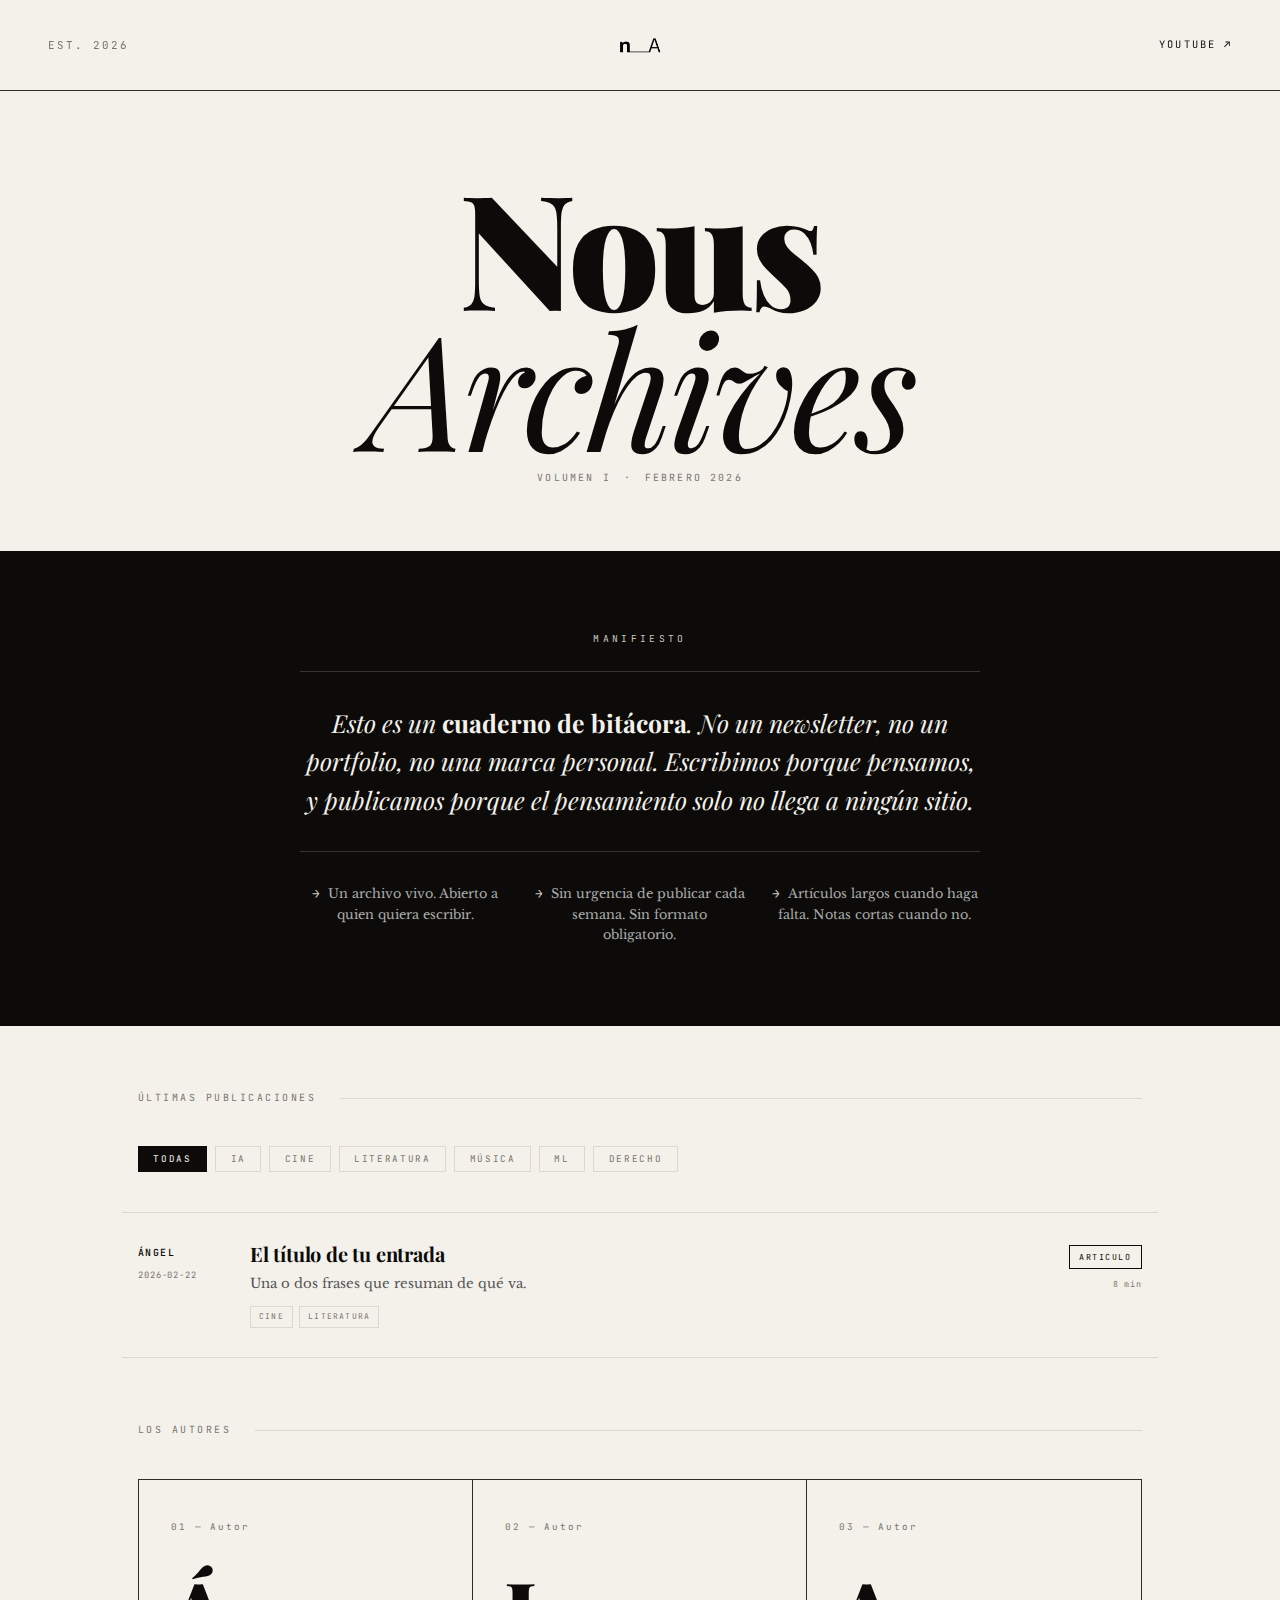
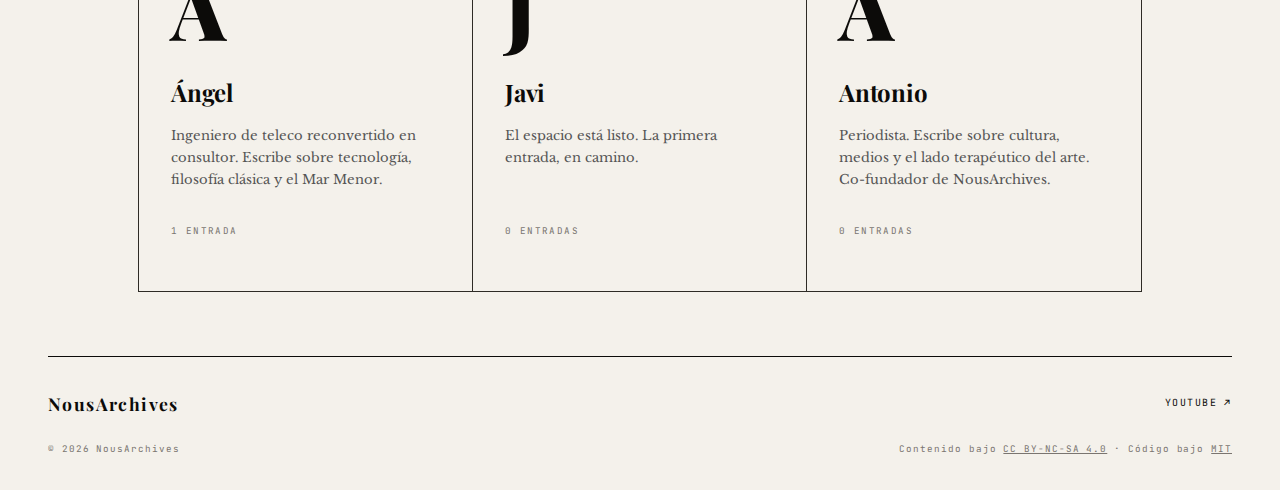
<file: index.html>
<!DOCTYPE html>
<html lang="es">
<head>
    <meta charset="UTF-8">
    <meta name="viewport" content="width=device-width, initial-scale=1.0">
    <title>NousArchives</title>
    <link rel="icon" type="image/jpeg" href="logo_color.jpg">
    <link rel="stylesheet" href="style.css">
    <link rel="preconnect" href="https://fonts.googleapis.com">
    <link href="https://fonts.googleapis.com/css2?family=Playfair+Display:ital,wght@0,400;0,700;0,900;1,400;1,700&family=Libre+Baskerville:ital,wght@0,400;0,700;1,400&family=JetBrains+Mono:wght@300;400;500&display=swap" rel="stylesheet">
</head>
<body>

    <nav class="topnav">
        <span class="nav-left">EST. 2026</span>
        <a href="/" class="nav-center"><img src="logo.png" alt="NousArchives" class="nav-logo"></a>
        <div class="nav-links">
            <a href="https://youtube.com/@NousArchives" target="_blank">YouTube ↗</a>
        </div>
    </nav>

    <header class="hero">
        <div class="hero-rule"></div>
        <h1 class="hero-title">
            <span class="title-line">Nous</span>
            <span class="title-line title-italic">Archives</span>
        </h1>
        <div class="hero-rule"></div>
        <div class="hero-meta">
            <span>Volumen I</span>
            <span>·</span>
            <span>Febrero 2026</span>
        </div>
    </header>

    <section class="manifiesto">
        <div class="manifiesto-inner">
            <div class="manifiesto-label">Manifiesto</div>
            <p class="manifiesto-text">
                Esto es un <strong>cuaderno de bitácora</strong>. No un newsletter, no un portfolio, no una marca personal. Escribimos porque pensamos, y publicamos porque el pensamiento solo no llega a ningún sitio.
            </p>
            <div class="manifiesto-lines">
                <p class="manifiesto-point">Un archivo vivo. Abierto a quien quiera escribir.</p>
                <p class="manifiesto-point">Sin urgencia de publicar cada semana. Sin formato obligatorio.</p>
                <p class="manifiesto-point">Artículos largos cuando haga falta. Notas cortas cuando no.</p>
            </div>
        </div>
    </section>

    <main class="content">

        <div class="section-header">
            <span class="section-label">Últimas publicaciones</span>
            <div class="section-rule"></div>
        </div>

        <section class="publications">
            <div class="tags-filter">
                <button class="tag-btn active" data-tag="all">Todas</button>
                <button class="tag-btn" data-tag="ia">IA</button>
                <button class="tag-btn" data-tag="cine">Cine</button>
                <button class="tag-btn" data-tag="literatura">Literatura</button>
                <button class="tag-btn" data-tag="musica">Música</button>
                <button class="tag-btn" data-tag="ml">ML</button>
                <button class="tag-btn" data-tag="derecho">Derecho</button>
            </div>

            <div class="pub-list" id="pub-list">
                </div>

            <div class="pub-empty" id="no-results" style="display:none;">
                <span class="pub-empty-glyph">∅</span>
                <p>Nada en esta sección todavía.</p>
            </div>
        </section>

        <div class="section-header">
            <span class="section-label">Los autores</span>
            <div class="section-rule"></div>
        </div>

        <section class="authors-grid">
            <a href="angel/" class="author-column" data-slug="angel">
                <span class="author-column-number">01 — Autor</span>
                <div class="author-column-initial">Á</div>
                <div class="author-column-name">Ángel</div>
                <p class="author-column-bio">Ingeniero de teleco reconvertido en consultor. Escribe sobre tecnología, filosofía clásica y el Mar Menor.</p>
                <div class="author-column-meta">
                    <span class="author-column-count">Cargando...</span>
                    <span class="author-arrow">→</span>
                </div>
            </a>

            <a href="javi/" class="author-column" data-slug="javi">
                <span class="author-column-number">02 — Autor</span>
                <div class="author-column-initial">J</div>
                <div class="author-column-name">Javi</div>
                <p class="author-column-bio">El espacio está listo. La primera entrada, en camino.</p>
                <div class="author-column-meta">
                    <span class="author-column-count">Cargando...</span>
                    <span class="author-arrow">→</span>
                </div>
            </a>

            <a href="antonio/" class="author-column" data-slug="antonio">
                <span class="author-column-number">03 — Autor</span>
                <div class="author-column-initial">A</div>
                <div class="author-column-name">Antonio</div>
                <p class="author-column-bio">Periodista. Escribe sobre cultura, medios y el lado terapéutico del arte. Co-fundador de NousArchives.</p>
                <div class="author-column-meta">
                    <span class="author-column-count">Cargando...</span>
                    <span class="author-arrow">→</span>
                </div>
            </a>
        </section>

    </main>

    <footer class="footer">
        <div class="footer-top">
            <a href="/" class="footer-logo">NousArchives</a>
            <nav class="footer-nav">
                <a href="https://youtube.com/@NousArchives" target="_blank">YouTube ↗</a>
            </nav>
        </div>
        <div class="footer-bottom">
            <span>© 2026 NousArchives</span>
            <span>Contenido bajo <a href="https://creativecommons.org/licenses/by-nc-sa/4.0/" target="_blank">CC BY-NC-SA 4.0</a> · Código bajo <a href="LICENSE">MIT</a></span>
        </div>
    </footer>

    <script src="posts.js"></script>

    <script>
        const pubList = document.getElementById('pub-list');
        const noResults = document.getElementById('no-results');
        const btns = document.querySelectorAll('.tag-btn');

        // Función para renderizar los posts
        function renderPosts(filterTag = 'all') {
            pubList.innerHTML = '';
            let visibleCount = 0;

            if (typeof POSTS === 'undefined') return;

            POSTS.forEach(post => {
                if (filterTag !== 'all' && !post.tags.includes(filterTag)) return;

                visibleCount++;
                const tagsHTML = post.tags.map(t => `<span class="pub-tag">${t}</span>`).join('');
                
                const item = document.createElement('a');
                item.href = post.url;
                item.className = 'pub-item';
                item.innerHTML = `
                    <div class="pub-left">
                        <span class="pub-author">${post.author}</span>
                        <span class="pub-date">${post.date}</span>
                    </div>
                    <div class="pub-center">
                        <span class="pub-title">${post.title}</span>
                        <span class="pub-tldr">${post.tldr}</span>
                        <div class="pub-tags">${tagsHTML}</div>
                    </div>
                    <div class="pub-right">
                        <span class="pub-type ${post.type}">${post.type.charAt(0).toUpperCase() + post.type.slice(1)}</span>
                        <span class="pub-readtime">${post.readtime}</span>
                    </div>
                `;
                pubList.appendChild(item);
            });

            noResults.style.display = visibleCount === 0 ? 'block' : 'none';
        }

        // Función para actualizar contadores de autores
        function updateAuthorCounts() {
            const authorColumns = document.querySelectorAll('.author-column');
            authorColumns.forEach(col => {
                const slug = col.dataset.slug;
                const count = POSTS.filter(p => p.authorSlug === slug).length;
                const countElement = col.querySelector('.author-column-count');
                if (countElement) {
                    countElement.textContent = `${count} ${count === 1 ? 'entrada' : 'entradas'}`;
                }
            });
        }

        // Eventos de los botones de filtro
        btns.forEach(btn => {
            btn.addEventListener('click', () => {
                btns.forEach(b => b.classList.remove('active'));
                btn.classList.add('active');
                renderPosts(btn.dataset.tag);
            });
        });

        // Inicio
        document.addEventListener('DOMContentLoaded', () => {
            if (typeof POSTS !== 'undefined') {
                renderPosts();
                updateAuthorCounts();
            }
        });
    </script>
</body>
</html>
</file>
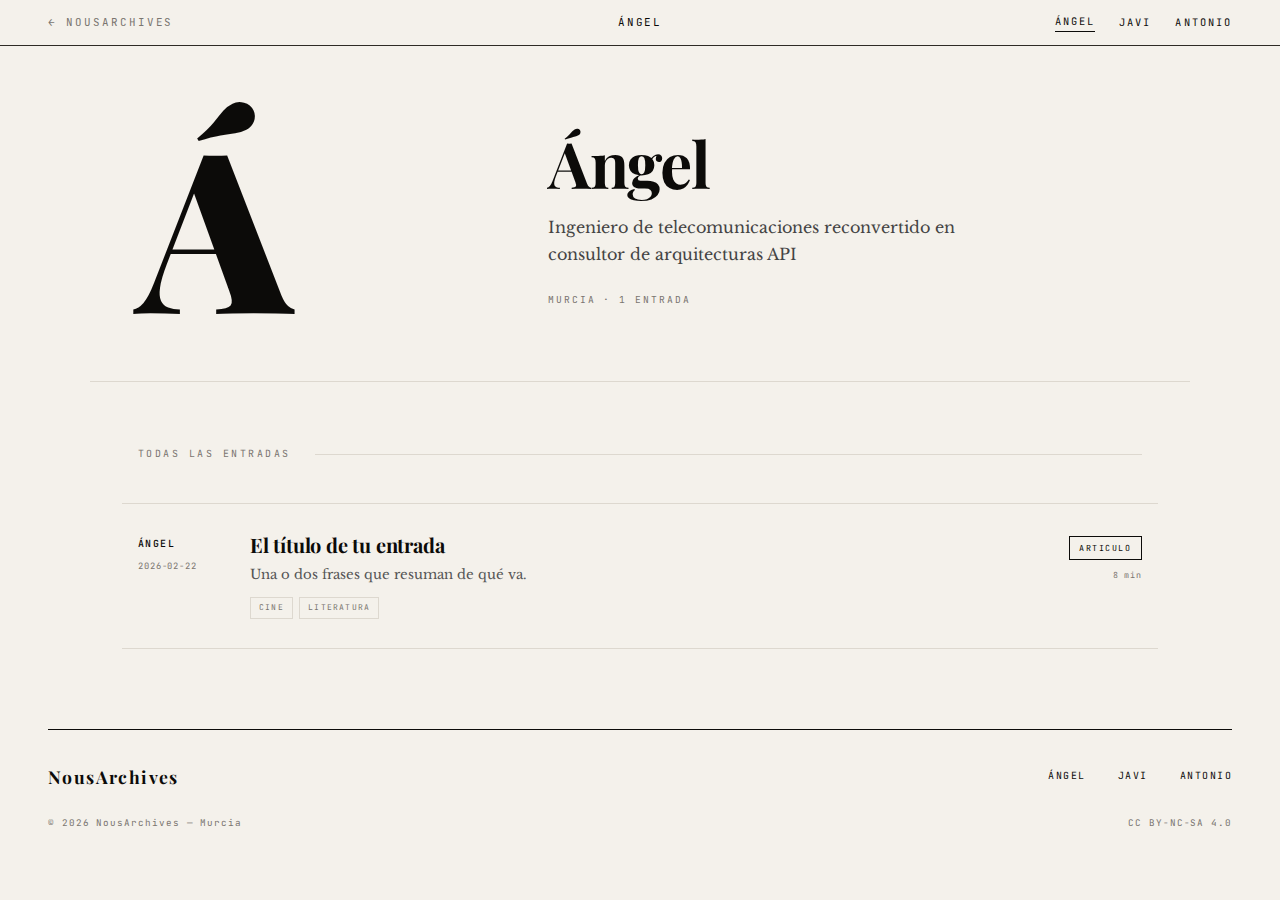
<file: angel/index.html>
<!DOCTYPE html>
<html lang="es">
<head>
    <meta charset="UTF-8">
    <meta name="viewport" content="width=device-width, initial-scale=1.0">
    <title>Ángel Allepuz — NousArchives</title>
    <link rel="stylesheet" href="../style.css">
    <link rel="preconnect" href="https://fonts.googleapis.com">
    <link href="https://fonts.googleapis.com/css2?family=Playfair+Display:ital,wght@0,400;0,700;0,900;1,400;1,700&family=Libre+Baskerville:ital,wght@0,400;0,700;1,400&family=JetBrains+Mono:wght@300;400;500&display=swap" rel="stylesheet">
</head>
<body>

    <nav class="topnav">
        <a href="../" class="nav-left">← NousArchives</a>
        <span class="nav-center">Ángel</span>
        <div class="nav-links">
            <a href="./" class="active">Ángel</a>
            <a href="../javi/">Javi</a>
            <a href="../antonio/">Antonio</a>
        </div>
    </nav>

    <header class="author-hero">
        <div class="author-hero-initial">Á</div>
        <div class="author-hero-right">
            <h1 class="author-hero-name">Ángel</h1>
            <p class="author-hero-bio">Ingeniero de telecomunicaciones reconvertido en consultor de arquitecturas API</p>
            <div class="author-hero-meta" id="author-meta">
                <span>Murcia</span>
                <span> · </span>
                <span id="post-count">0 entradas</span>
            </div>
        </div>
    </header>

    <section class="author-posts-section">
        <div class="section-header">
            <span class="section-label">Todas las entradas</span>
            <div class="section-rule"></div>
        </div>

        <div id="author-pub-list">
            </div>
    </section>

    <footer class="footer">
        <div class="footer-top">
            <a href="../" class="footer-logo">NousArchives</a>
            <nav class="footer-nav">
                <a href="./">Ángel</a>
                <a href="../javi/">Javi</a>
                <a href="../antonio/">Antonio</a>
            </nav>
        </div>
        <div class="footer-bottom">
            <span>© 2026 NousArchives — Murcia</span>
            <span>CC BY-NC-SA 4.0</span>
        </div>
    </footer>

    <script src="../posts.js"></script>
    <script>
        const CURRENT_AUTHOR_SLUG = "angel";

        function renderAuthorPage() {
            const pubList = document.getElementById('author-pub-list');
            const countLabel = document.getElementById('post-count');
            
            const myPosts = POSTS.filter(p => p.authorSlug === CURRENT_AUTHOR_SLUG);

            if (countLabel) {
                countLabel.textContent = `${myPosts.length} ${myPosts.length === 1 ? 'entrada' : 'entradas'}`;
            }

            if (myPosts.length === 0) {
                pubList.innerHTML = `
                    <div class="pub-empty">
                        <span class="pub-empty-glyph">∅</span>
                        <p>Todavía no hay nada por aquí.<br>Pero el silencio también dice algo.</p>
                    </div>`;
                return;
            }

            const listContainer = document.createElement('div');
            listContainer.className = 'pub-list';

            myPosts.forEach(post => {
                const tagsHTML = post.tags.map(t => `<span class="pub-tag">${t}</span>`).join('');
                const postUrl = post.url.split('/').pop(); // Solo el nombre del archivo html

                listContainer.innerHTML += `
                    <a href="${postUrl}" class="pub-item">
                        <div class="pub-left">
                            <span class="pub-author">${post.author}</span>
                            <span class="pub-date">${post.date}</span>
                        </div>
                        <div class="pub-center">
                            <span class="pub-title">${post.title}</span>
                            <span class="pub-tldr">${post.tldr}</span>
                            <div class="pub-tags">${tagsHTML}</div>
                        </div>
                        <div class="pub-right">
                            <span class="pub-type ${post.type}">${post.type.charAt(0).toUpperCase() + post.type.slice(1)}</span>
                            <span class="pub-readtime">${post.readtime}</span>
                        </div>
                    </a>`;
            });
            pubList.appendChild(listContainer);
        }

        document.addEventListener('DOMContentLoaded', () => {
            if (typeof POSTS !== 'undefined') renderAuthorPage();
        });
    </script>
</body>
</html>
</file>
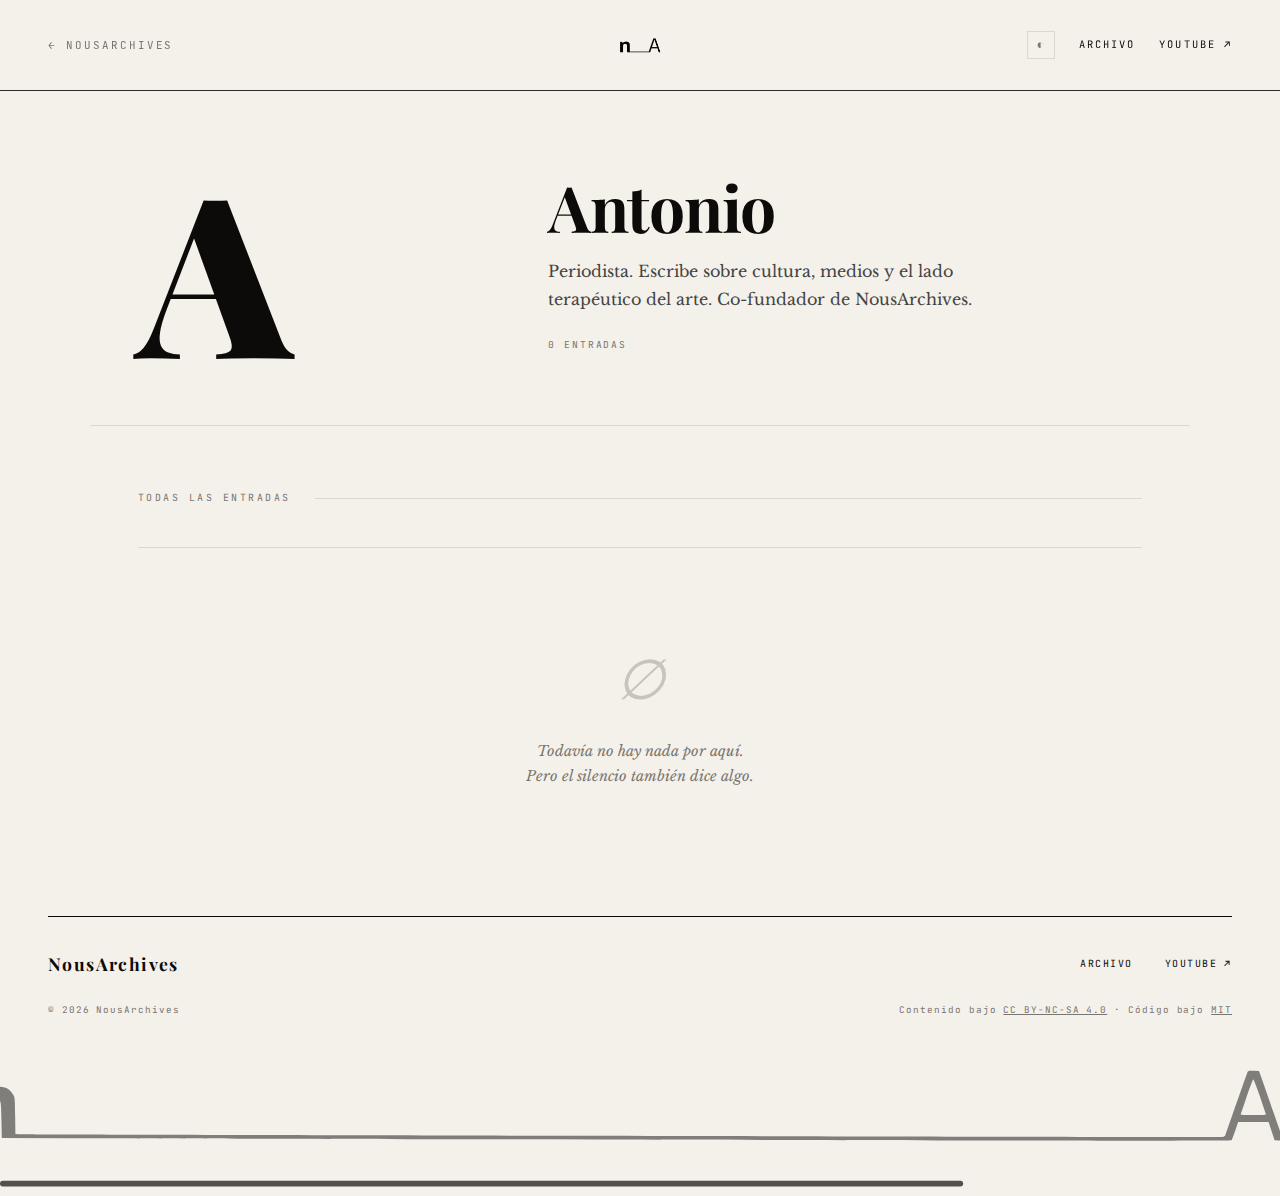
<file: antonio/index.html>
<!DOCTYPE html>
<html lang="es">
<head>
    <meta charset="UTF-8">
    <meta name="viewport" content="width=device-width, initial-scale=1.0">
    <title>Antonio — NousArchives</title>
    <link rel="icon" type="image/jpeg" href="../logo_color.jpg">
    <link rel="stylesheet" href="../style.css">
    <link rel="preconnect" href="https://fonts.googleapis.com">
    <link href="https://fonts.googleapis.com/css2?family=Playfair+Display:ital,wght@0,400;0,700;0,900;1,400;1,700&family=Libre+Baskerville:ital,wght@0,400;0,700;1,400&family=JetBrains+Mono:wght@300;400;500&family=Open+Sans:wght@400;700&display=swap" rel="stylesheet">
</head>
<body>
    <nav class="topnav">
        <a href="../" class="nav-left">← NousArchives</a>
        <a href="../" class="nav-center"><img src="../logo.png" alt="NousArchives" class="nav-logo"></a>
        <div class="nav-links">
            <button class="dark-toggle" id="dark-toggle" aria-label="Modo oscuro">◐</button>
            <a href="../archivo.html">Archivo</a>
            <a href="https://youtube.com/@NousArchives" target="_blank">YouTube ↗</a>
        </div>
    </nav>
    <header class="author-hero">
        <div class="author-hero-initial">A</div>
        <div class="author-hero-right">
            <h1 class="author-hero-name">Antonio</h1>
            <p class="author-hero-bio">Periodista. Escribe sobre cultura, medios y el lado terapéutico del arte. Co-fundador de NousArchives.</p>
            <div class="author-hero-meta">
                <span id="post-count">0 entradas</span>
            </div>
        </div>
    </header>

    <section class="author-posts-section">
        <div class="section-header">
            <span class="section-label">Todas las entradas</span>
            <div class="section-rule"></div>
        </div>
        <div id="author-pub-list"></div>
    </section>

    <footer class="footer">
        <div class="footer-top">
            <a href="../" class="footer-logo">NousArchives</a>
            <nav class="footer-nav">
                <a href="../archivo.html">Archivo</a>
                <a href="https://youtube.com/@NousArchives" target="_blank">YouTube ↗</a>
            </nav>
        </div>
        <div class="footer-bottom">
            <span>© 2026 NousArchives</span>
            <span>Contenido bajo <a href="https://creativecommons.org/licenses/by-nc-sa/4.0/" target="_blank">CC BY-NC-SA 4.0</a> · Código bajo <a href="../LICENSE">MIT</a></span>
        </div>
    </footer>
    <button class="back-to-top" id="back-to-top" aria-label="Volver arriba">↑</button>

    <div class="na-scrollbar" aria-hidden="true">
        <svg id="na-svg"
             viewBox="115 470 1757 188"
             preserveAspectRatio="xMidYMid meet"
             xmlns="http://www.w3.org/2000/svg">
            <g transform="translate(0,1080) scale(0.1,-0.1)" fill="currentColor" opacity="0.5">
                <path d="M18272 5803 c-11 -27 -295 -844 -304 -872 -4 -12 -97 -14 -639 -13 -349 1 -4061 9 -8249 18 -4188 8 -7638 17 -7667 20 l-52 5 -3 247 c-3 230 -4 250 -25 287 -44 84 -104 115 -216 115 -87 0 -131 -16 -186 -66 l-39 -35 -14 43 -15 43 -71 3 -72 3 2 -347 3 -346 90 -2 90 -1 5 225 c6 261 12 285 84 320 50 24 66 25 111 6 57 -24 60 -37 65 -306 l5 -245 945 -2 c520 -1 3798 -9 7285 -18 7118 -17 8644 -19 8652 -11 3 3 24 61 48 128 l41 123 210 0 209 0 41 -125 41 -125 61 -3 60 -3 -45 128 c-25 70 -67 191 -94 268 -27 77 -82 235 -122 350 l-74 210 -75 3 c-74 3 -75 2 -86 -25z m173 -325 c43 -128 80 -239 83 -245 3 -10 -36 -13 -173 -13 -137 0 -176 3 -173 13 3 6 40 117 83 245 43 127 83 232 90 232 6 0 47 -105 90 -232z"/>
            </g>
            <rect id="na-thumb-rect" x="115" y="648" width="300" height="8" rx="4" fill="currentColor" opacity="0.7"/>
        </svg>
    </div>
    <script src="../posts.js"></script>
    <script>
        const CURRENT_AUTHOR_SLUG = "antonio";
        function renderAuthorPage() {
            const pubList = document.getElementById('author-pub-list');
            const countLabel = document.getElementById('post-count');
            const myPosts = POSTS.filter(p => p.authorSlug === CURRENT_AUTHOR_SLUG);
            if (countLabel) {
                countLabel.textContent = myPosts.length + ' ' + (myPosts.length === 1 ? 'entrada' : 'entradas');
            }
            if (myPosts.length === 0) {
                pubList.innerHTML = '<div class="pub-empty"><span class="pub-empty-glyph">∅</span><p>Todavía no hay nada por aquí.<br>Pero el silencio también dice algo.</p></div>';
                return;
            }
            const listContainer = document.createElement('div');
            listContainer.className = 'pub-list';
            myPosts.forEach(post => {
                const tagsHTML = post.tags.map(t => '<span class="pub-tag">' + t + '</span>').join('');
                const postUrl = post.url.split('/').pop();
                const typeLabel = post.type ? post.type.charAt(0).toUpperCase() + post.type.slice(1) : '';
                listContainer.innerHTML += `
                    <a href="${postUrl}" class="pub-item">
                        <div class="pub-left">
                            <span class="pub-author">${post.author}</span>
                            <span class="pub-date">${post.date}</span>
                        </div>
                        <div class="pub-center">
                            <span class="pub-title">${post.title}</span>
                            <span class="pub-tldr">${post.tldr}</span>
                            <div class="pub-tags">${tagsHTML}</div>
                        </div>
                        <div class="pub-right">
                            <span class="pub-type ${post.type}">${typeLabel}</span>
                            <span class="pub-readtime">${post.readtime}</span>
                        </div>
                    </a>`;
            });
            pubList.appendChild(listContainer);
        }
        document.addEventListener('DOMContentLoaded', function() {
            if (typeof POSTS !== 'undefined') renderAuthorPage();
        });
    </script>

    <script>
        // Dark mode (aplicar antes de pintar para evitar flash)
        (function() {
            const saved = localStorage.getItem('theme');
            if (saved === 'dark' || (!saved && window.matchMedia('(prefers-color-scheme: dark)').matches)) {
                document.documentElement.setAttribute('data-theme', 'dark');
            }
        })();
        document.addEventListener('DOMContentLoaded', function() {
            // Dark mode toggle
            const btn = document.getElementById('dark-toggle');
            if (btn) {
                btn.addEventListener('click', function() {
                    const isDark = document.documentElement.getAttribute('data-theme') === 'dark';
                    document.documentElement.setAttribute('data-theme', isDark ? 'light' : 'dark');
                    localStorage.setItem('theme', isDark ? 'light' : 'dark');
                });
            }
            // Volver arriba
            const backBtn = document.getElementById('back-to-top');
            if (backBtn) {
                window.addEventListener('scroll', function() {
                    backBtn.classList.toggle('visible', window.scrollY > 600);
                });
                backBtn.addEventListener('click', function() {
                    window.scrollTo({ top: 0, behavior: 'smooth' });
                });
            }
            // Scrollbar nA — thumb se mueve en X dentro del viewBox real (115 → 1872)
            const naThumb = document.getElementById('na-thumb-rect');
            if (naThumb) {
                const TRACK_START = 115;
                const TRACK_END = 1872;
                const TRACK_LEN = TRACK_END - TRACK_START;
                function updateNaThumb() {
                    const maxScroll = document.documentElement.scrollHeight - window.innerHeight;
                    if (maxScroll <= 0) return;
                    const ratio = window.scrollY / maxScroll;
                    const thumbW = Math.max(80, TRACK_LEN * (window.innerHeight / document.documentElement.scrollHeight));
                    const pos = TRACK_START + ratio * (TRACK_LEN - thumbW);
                    naThumb.setAttribute('x', pos.toFixed(1));
                    naThumb.setAttribute('width', thumbW.toFixed(1));
                }
                window.addEventListener('scroll', updateNaThumb, { passive: true });
                window.addEventListener('resize', updateNaThumb);
                updateNaThumb();
            }
        });
    </script>
</body>
</html>
</file>
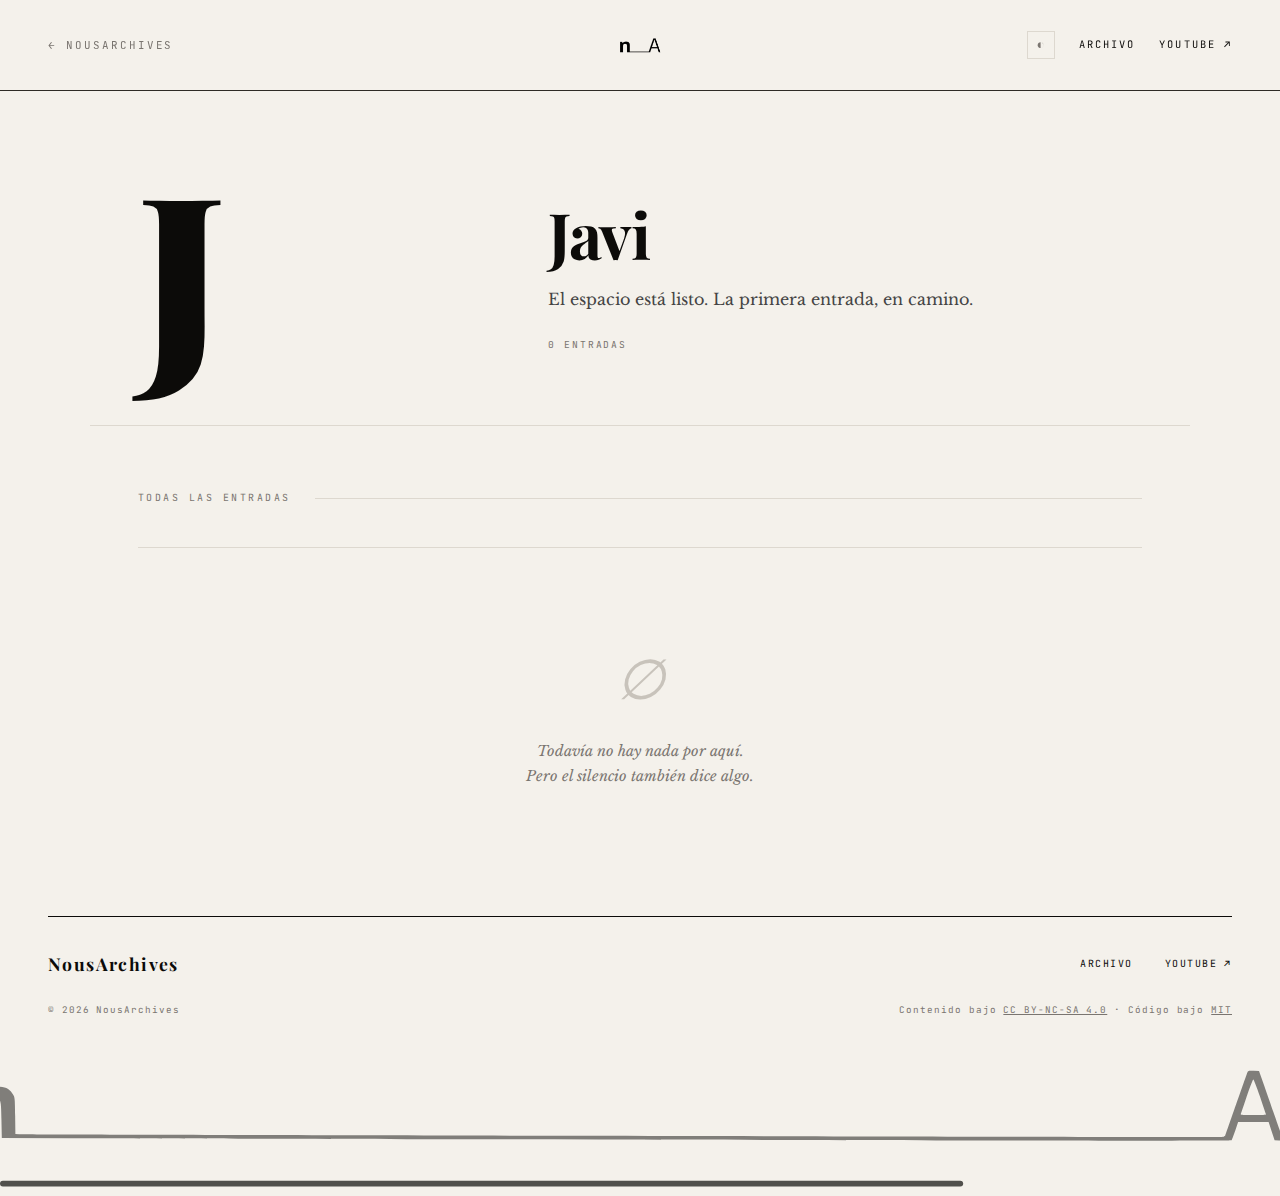
<file: javi/index.html>
<!DOCTYPE html>
<html lang="es">
<head>
    <meta charset="UTF-8">
    <meta name="viewport" content="width=device-width, initial-scale=1.0">
    <title>Javi — NousArchives</title>
    <link rel="icon" type="image/jpeg" href="../logo_color.jpg">
    <link rel="stylesheet" href="../style.css">
    <link rel="preconnect" href="https://fonts.googleapis.com">
    <link href="https://fonts.googleapis.com/css2?family=Playfair+Display:ital,wght@0,400;0,700;0,900;1,400;1,700&family=Libre+Baskerville:ital,wght@0,400;0,700;1,400&family=JetBrains+Mono:wght@300;400;500&family=Open+Sans:wght@400;700&display=swap" rel="stylesheet">
</head>
<body>
    <nav class="topnav">
        <a href="../" class="nav-left">← NousArchives</a>
        <a href="../" class="nav-center"><img src="../logo.png" alt="NousArchives" class="nav-logo"></a>
        <div class="nav-links">
            <button class="dark-toggle" id="dark-toggle" aria-label="Modo oscuro">◐</button>
            <a href="../archivo.html">Archivo</a>
            <a href="https://youtube.com/@NousArchives" target="_blank">YouTube ↗</a>
        </div>
    </nav>
    <header class="author-hero">
        <div class="author-hero-initial">J</div>
        <div class="author-hero-right">
            <h1 class="author-hero-name">Javi</h1>
            <p class="author-hero-bio">El espacio está listo. La primera entrada, en camino.</p>
            <div class="author-hero-meta">
                <span id="post-count">0 entradas</span>
            </div>
        </div>
    </header>

    <section class="author-posts-section">
        <div class="section-header">
            <span class="section-label">Todas las entradas</span>
            <div class="section-rule"></div>
        </div>
        <div id="author-pub-list"></div>
    </section>

    <footer class="footer">
        <div class="footer-top">
            <a href="../" class="footer-logo">NousArchives</a>
            <nav class="footer-nav">
                <a href="../archivo.html">Archivo</a>
                <a href="https://youtube.com/@NousArchives" target="_blank">YouTube ↗</a>
            </nav>
        </div>
        <div class="footer-bottom">
            <span>© 2026 NousArchives</span>
            <span>Contenido bajo <a href="https://creativecommons.org/licenses/by-nc-sa/4.0/" target="_blank">CC BY-NC-SA 4.0</a> · Código bajo <a href="../LICENSE">MIT</a></span>
        </div>
    </footer>
    <button class="back-to-top" id="back-to-top" aria-label="Volver arriba">↑</button>

    <div class="na-scrollbar" aria-hidden="true">
        <svg id="na-svg"
             viewBox="115 470 1757 188"
             preserveAspectRatio="xMidYMid meet"
             xmlns="http://www.w3.org/2000/svg">
            <g transform="translate(0,1080) scale(0.1,-0.1)" fill="currentColor" opacity="0.5">
                <path d="M18272 5803 c-11 -27 -295 -844 -304 -872 -4 -12 -97 -14 -639 -13 -349 1 -4061 9 -8249 18 -4188 8 -7638 17 -7667 20 l-52 5 -3 247 c-3 230 -4 250 -25 287 -44 84 -104 115 -216 115 -87 0 -131 -16 -186 -66 l-39 -35 -14 43 -15 43 -71 3 -72 3 2 -347 3 -346 90 -2 90 -1 5 225 c6 261 12 285 84 320 50 24 66 25 111 6 57 -24 60 -37 65 -306 l5 -245 945 -2 c520 -1 3798 -9 7285 -18 7118 -17 8644 -19 8652 -11 3 3 24 61 48 128 l41 123 210 0 209 0 41 -125 41 -125 61 -3 60 -3 -45 128 c-25 70 -67 191 -94 268 -27 77 -82 235 -122 350 l-74 210 -75 3 c-74 3 -75 2 -86 -25z m173 -325 c43 -128 80 -239 83 -245 3 -10 -36 -13 -173 -13 -137 0 -176 3 -173 13 3 6 40 117 83 245 43 127 83 232 90 232 6 0 47 -105 90 -232z"/>
            </g>
            <rect id="na-thumb-rect" x="115" y="648" width="300" height="8" rx="4" fill="currentColor" opacity="0.7"/>
        </svg>
    </div>
    <script src="../posts.js"></script>
    <script>
        const CURRENT_AUTHOR_SLUG = "javi";
        function renderAuthorPage() {
            const pubList = document.getElementById('author-pub-list');
            const countLabel = document.getElementById('post-count');
            const myPosts = POSTS.filter(p => p.authorSlug === CURRENT_AUTHOR_SLUG);
            if (countLabel) {
                countLabel.textContent = myPosts.length + ' ' + (myPosts.length === 1 ? 'entrada' : 'entradas');
            }
            if (myPosts.length === 0) {
                pubList.innerHTML = '<div class="pub-empty"><span class="pub-empty-glyph">∅</span><p>Todavía no hay nada por aquí.<br>Pero el silencio también dice algo.</p></div>';
                return;
            }
            const listContainer = document.createElement('div');
            listContainer.className = 'pub-list';
            myPosts.forEach(post => {
                const tagsHTML = post.tags.map(t => '<span class="pub-tag">' + t + '</span>').join('');
                const postUrl = post.url.split('/').pop();
                const typeLabel = post.type ? post.type.charAt(0).toUpperCase() + post.type.slice(1) : '';
                listContainer.innerHTML += `
                    <a href="${postUrl}" class="pub-item">
                        <div class="pub-left">
                            <span class="pub-author">${post.author}</span>
                            <span class="pub-date">${post.date}</span>
                        </div>
                        <div class="pub-center">
                            <span class="pub-title">${post.title}</span>
                            <span class="pub-tldr">${post.tldr}</span>
                            <div class="pub-tags">${tagsHTML}</div>
                        </div>
                        <div class="pub-right">
                            <span class="pub-type ${post.type}">${typeLabel}</span>
                            <span class="pub-readtime">${post.readtime}</span>
                        </div>
                    </a>`;
            });
            pubList.appendChild(listContainer);
        }
        document.addEventListener('DOMContentLoaded', function() {
            if (typeof POSTS !== 'undefined') renderAuthorPage();
        });
    </script>

    <script>
        // Dark mode (aplicar antes de pintar para evitar flash)
        (function() {
            const saved = localStorage.getItem('theme');
            if (saved === 'dark' || (!saved && window.matchMedia('(prefers-color-scheme: dark)').matches)) {
                document.documentElement.setAttribute('data-theme', 'dark');
            }
        })();
        document.addEventListener('DOMContentLoaded', function() {
            // Dark mode toggle
            const btn = document.getElementById('dark-toggle');
            if (btn) {
                btn.addEventListener('click', function() {
                    const isDark = document.documentElement.getAttribute('data-theme') === 'dark';
                    document.documentElement.setAttribute('data-theme', isDark ? 'light' : 'dark');
                    localStorage.setItem('theme', isDark ? 'light' : 'dark');
                });
            }
            // Volver arriba
            const backBtn = document.getElementById('back-to-top');
            if (backBtn) {
                window.addEventListener('scroll', function() {
                    backBtn.classList.toggle('visible', window.scrollY > 600);
                });
                backBtn.addEventListener('click', function() {
                    window.scrollTo({ top: 0, behavior: 'smooth' });
                });
            }
            // Scrollbar nA — thumb se mueve en X dentro del viewBox real (115 → 1872)
            const naThumb = document.getElementById('na-thumb-rect');
            if (naThumb) {
                const TRACK_START = 115;
                const TRACK_END = 1872;
                const TRACK_LEN = TRACK_END - TRACK_START;
                function updateNaThumb() {
                    const maxScroll = document.documentElement.scrollHeight - window.innerHeight;
                    if (maxScroll <= 0) return;
                    const ratio = window.scrollY / maxScroll;
                    const thumbW = Math.max(80, TRACK_LEN * (window.innerHeight / document.documentElement.scrollHeight));
                    const pos = TRACK_START + ratio * (TRACK_LEN - thumbW);
                    naThumb.setAttribute('x', pos.toFixed(1));
                    naThumb.setAttribute('width', thumbW.toFixed(1));
                }
                window.addEventListener('scroll', updateNaThumb, { passive: true });
                window.addEventListener('resize', updateNaThumb);
                updateNaThumb();
            }
        });
    </script>
</body>
</html>
</file>
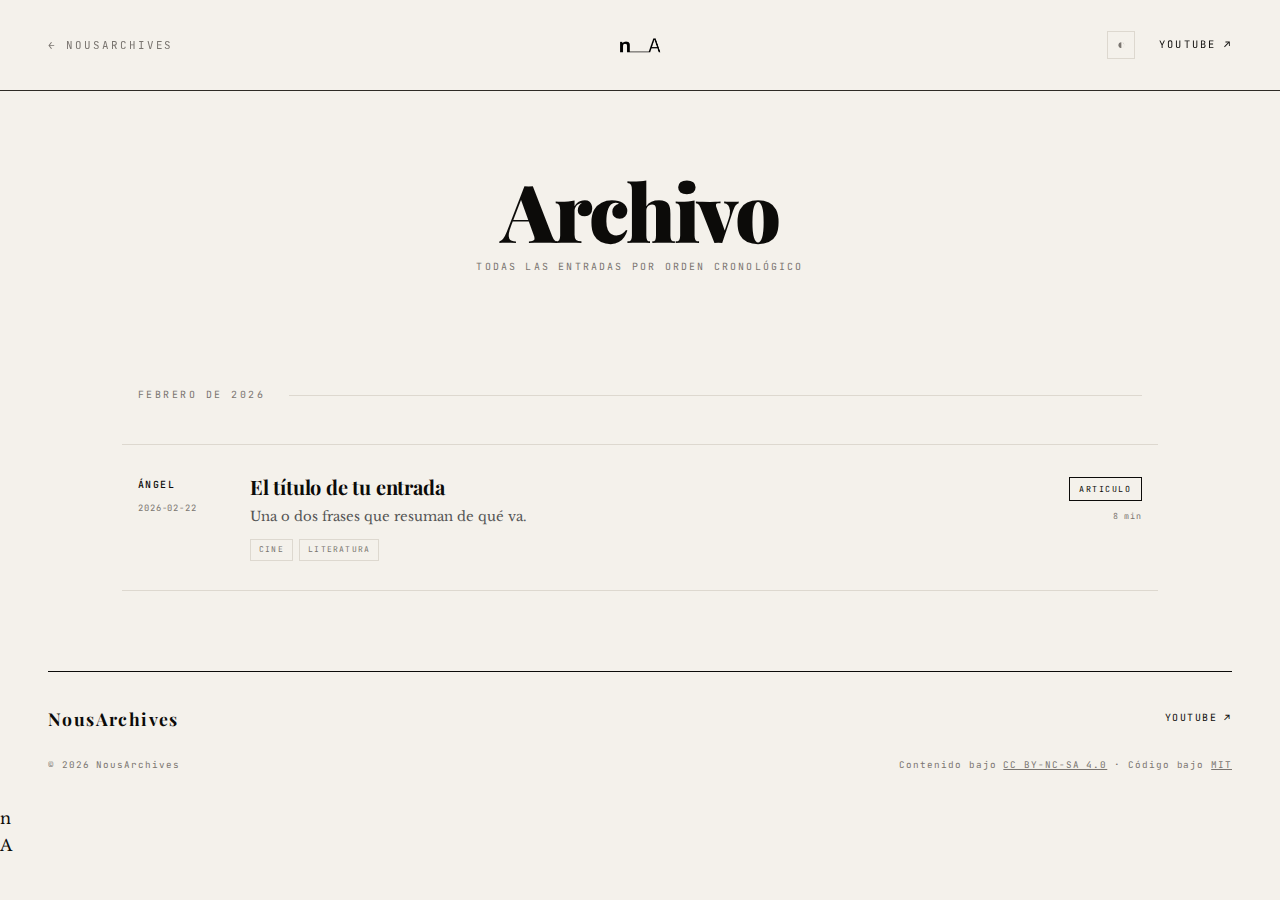
<file: archivo.html>
<!DOCTYPE html>
<html lang="es">
<head>
    <meta charset="UTF-8">
    <meta name="viewport" content="width=device-width, initial-scale=1.0">
    <title>Archivo — NousArchives</title>
    <link rel="icon" type="image/jpeg" href="logo_color.jpg">
    <link rel="stylesheet" href="style.css">
    <link rel="preconnect" href="https://fonts.googleapis.com">
    <link href="https://fonts.googleapis.com/css2?family=Playfair+Display:ital,wght@0,400;0,700;0,900;1,400;1,700&family=Libre+Baskerville:ital,wght@0,400;0,700;1,400&family=JetBrains+Mono:wght@300;400;500&display=swap" rel="stylesheet">
</head>
<body>
    <nav class="topnav">
        <a href="./" class="nav-left">← NousArchives</a>
        <a href="./" class="nav-center"><img src="logo.png" alt="NousArchives" class="nav-logo"></a>
        <div class="nav-links">
            <button class="dark-toggle" id="dark-toggle" aria-label="Modo oscuro">◐</button>
            <a href="https://youtube.com/@NousArchives" target="_blank">YouTube ↗</a>
        </div>
    </nav>

    <header class="hero" style="padding-bottom:0;">
        <h1 class="hero-title" style="font-size:clamp(2.5rem,7vw,5rem);">Archivo</h1>
        <div class="hero-meta" style="padding-bottom:3rem;">Todas las entradas por orden cronológico</div>
    </header>

    <main class="content" style="padding-bottom:5rem;">
        <div id="archivo-list"></div>
    </main>

    <footer class="footer">
        <div class="footer-top">
            <a href="./" class="footer-logo">NousArchives</a>
            <nav class="footer-nav">
                <a href="https://youtube.com/@NousArchives" target="_blank">YouTube ↗</a>
            </nav>
        </div>
        <div class="footer-bottom">
            <span>© 2026 NousArchives</span>
            <span>Contenido bajo <a href="https://creativecommons.org/licenses/by-nc-sa/4.0/" target="_blank">CC BY-NC-SA 4.0</a> · Código bajo <a href="LICENSE">MIT</a></span>
        </div>
    </footer>
    <button class="back-to-top" id="back-to-top" aria-label="Volver arriba">↑</button>

    <div class="na-scrollbar" aria-hidden="true">
        <div class="na-scrollbar-top">n</div>
        <div class="na-scrollbar-track" id="na-track">
            <div class="na-scrollbar-thumb" id="na-thumb"></div>
        </div>
        <div class="na-scrollbar-bottom">A</div>
    </div>
    <script src="posts.js"></script>
    <script>
        document.addEventListener('DOMContentLoaded', function() {
            if (typeof POSTS === 'undefined') return;
            const container = document.getElementById('archivo-list');

            // Agrupar por año-mes
            const groups = {};
            POSTS.forEach(post => {
                const d = new Date(post.date);
                const key = isNaN(d) ? 'Sin fecha' : d.getFullYear() + '-' + String(d.getMonth()).padStart(2,'0');
                const label = isNaN(d) ? 'Sin fecha' : d.toLocaleDateString('es-ES', { month: 'long', year: 'numeric' });
                if (!groups[key]) groups[key] = { label, posts: [] };
                groups[key].posts.push(post);
            });

            const sortedKeys = Object.keys(groups).sort((a, b) => b.localeCompare(a));
            sortedKeys.forEach(key => {
                const g = groups[key];
                const section = document.createElement('div');
                section.innerHTML = `
                    <div class="section-header">
                        <span class="section-label">${g.label}</span>
                        <div class="section-rule"></div>
                    </div>`;
                const list = document.createElement('div');
                list.className = 'pub-list';
                g.posts.forEach(post => {
                    const tagsHTML = post.tags.map(t => '<span class="pub-tag">' + t + '</span>').join('');
                    const typeLabel = post.type ? post.type.charAt(0).toUpperCase() + post.type.slice(1) : '';
                    list.innerHTML += `
                        <a href="${post.url}" class="pub-item">
                            <div class="pub-left">
                                <span class="pub-author">${post.author}</span>
                                <span class="pub-date">${post.date}</span>
                            </div>
                            <div class="pub-center">
                                <span class="pub-title">${post.title}</span>
                                <span class="pub-tldr">${post.tldr}</span>
                                <div class="pub-tags">${tagsHTML}</div>
                            </div>
                            <div class="pub-right">
                                <span class="pub-type ${post.type}">${typeLabel}</span>
                                <span class="pub-readtime">${post.readtime}</span>
                            </div>
                        </a>`;
                });
                section.appendChild(list);
                container.appendChild(section);
            });
        });
    </script>

    <script>
        // Dark mode (aplicar antes de pintar para evitar flash)
        (function() {
            const saved = localStorage.getItem('theme');
            if (saved === 'dark' || (!saved && window.matchMedia('(prefers-color-scheme: dark)').matches)) {
                document.documentElement.setAttribute('data-theme', 'dark');
            }
        })();
        document.addEventListener('DOMContentLoaded', function() {
            // Dark mode toggle
            const btn = document.getElementById('dark-toggle');
            if (btn) {
                btn.addEventListener('click', function() {
                    const isDark = document.documentElement.getAttribute('data-theme') === 'dark';
                    document.documentElement.setAttribute('data-theme', isDark ? 'light' : 'dark');
                    localStorage.setItem('theme', isDark ? 'light' : 'dark');
                });
            }
            // Volver arriba
            const backBtn = document.getElementById('back-to-top');
            if (backBtn) {
                window.addEventListener('scroll', function() {
                    backBtn.classList.toggle('visible', window.scrollY > 600);
                });
                backBtn.addEventListener('click', function() {
                    window.scrollTo({ top: 0, behavior: 'smooth' });
                });
            }
            // Scrollbar nA personalizado
            const thumb = document.getElementById('na-thumb');
            if (thumb) {
                function updateThumb() {
                    const scrollTop = window.scrollY;
                    const maxScroll = document.documentElement.scrollHeight - window.innerHeight;
                    const track = document.getElementById('na-track');
                    if (!track || maxScroll <= 0) return;
                    const trackH = track.clientHeight;
                    const thumbH = Math.max(32, trackH * (window.innerHeight / document.documentElement.scrollHeight));
                    const pos = (scrollTop / maxScroll) * (trackH - thumbH);
                    thumb.style.height = thumbH + 'px';
                    thumb.style.top = pos + 'px';
                }
                window.addEventListener('scroll', updateThumb, { passive: true });
                window.addEventListener('resize', updateThumb);
                updateThumb();
            }
        });
    </script>
</body>
</html>
</file>
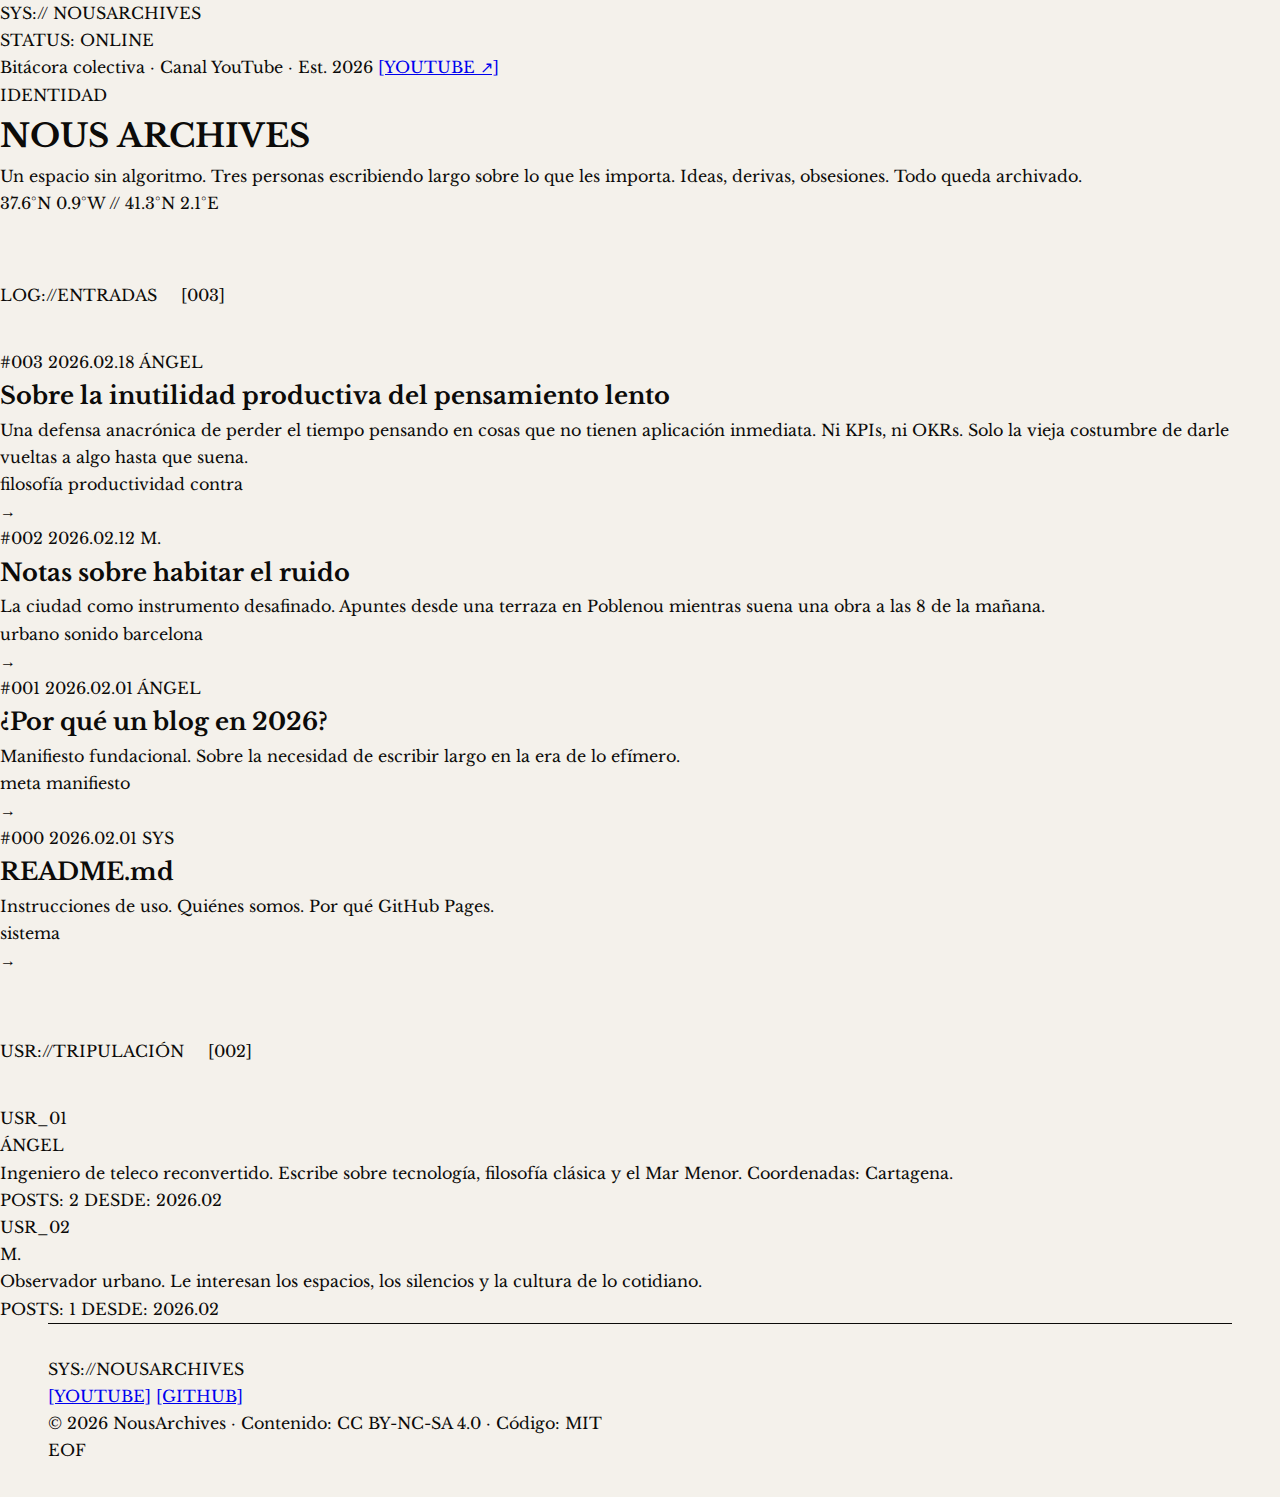
<file: index (1).html>
<!DOCTYPE html>
<html lang="es">
<head>
    <meta charset="UTF-8">
    <meta name="viewport" content="width=device-width, initial-scale=1.0">
    <title>NousArchives</title>
    <link rel="stylesheet" href="style.css">
    <link rel="preconnect" href="https://fonts.googleapis.com">
    <link href="https://fonts.googleapis.com/css2?family=Space+Mono:ital,wght@0,400;0,700;1,400&family=Instrument+Serif:ital@0;1&display=swap" rel="stylesheet">
</head>
<body>

    <div class="scanline"></div>

    <header class="header">
        <div class="header-row">
            <div class="header-block">
                <span class="tag">SYS://</span>
                <span class="header-title">NOUSARCHIVES</span>
            </div>
            <div class="header-block">
                <span class="tag">STATUS:</span>
                <span class="blink">ONLINE</span>
            </div>
        </div>
        <div class="header-row header-sub">
            <span>Bitácora colectiva · Canal YouTube · Est. 2026</span>
            <a href="https://youtube.com/@NousArchives" target="_blank">[YOUTUBE ↗]</a>
        </div>
    </header>

    <main class="main">
        <section class="hero-block">
            <div class="hero-border">
                <div class="hero-inner">
                    <div class="hero-label">IDENTIDAD</div>
                    <h1>
                        <span class="hero-line-1">NOUS</span>
                        <span class="hero-line-2">ARCHIVES</span>
                    </h1>
                    <p class="hero-desc">
                        Un espacio sin algoritmo. Tres personas escribiendo largo sobre lo que les importa. Ideas, derivas, obsesiones. Todo queda archivado.
                    </p>
                    <div class="hero-coords">
                        <span>37.6°N 0.9°W</span>
                        <span>//</span>
                        <span>41.3°N 2.1°E</span>
                    </div>
                </div>
            </div>
        </section>

        <section class="entries">
            <div class="section-header">
                <span class="section-tag">LOG://ENTRADAS</span>
                <span class="section-count">[003]</span>
            </div>

            <article class="entry">
                <div class="entry-meta">
                    <span class="entry-id">#003</span>
                    <span class="entry-date">2026.02.18</span>
                    <span class="entry-author">ÁNGEL</span>
                </div>
                <div class="entry-content">
                    <h2>Sobre la inutilidad productiva del pensamiento lento</h2>
                    <p>Una defensa anacrónica de perder el tiempo pensando en cosas que no tienen aplicación inmediata. Ni KPIs, ni OKRs. Solo la vieja costumbre de darle vueltas a algo hasta que suena.</p>
                    <div class="entry-tags">
                        <span>filosofía</span>
                        <span>productividad</span>
                        <span>contra</span>
                    </div>
                </div>
                <div class="entry-arrow">→</div>
            </article>

            <article class="entry">
                <div class="entry-meta">
                    <span class="entry-id">#002</span>
                    <span class="entry-date">2026.02.12</span>
                    <span class="entry-author">M.</span>
                </div>
                <div class="entry-content">
                    <h2>Notas sobre habitar el ruido</h2>
                    <p>La ciudad como instrumento desafinado. Apuntes desde una terraza en Poblenou mientras suena una obra a las 8 de la mañana.</p>
                    <div class="entry-tags">
                        <span>urbano</span>
                        <span>sonido</span>
                        <span>barcelona</span>
                    </div>
                </div>
                <div class="entry-arrow">→</div>
            </article>

            <article class="entry">
                <div class="entry-meta">
                    <span class="entry-id">#001</span>
                    <span class="entry-date">2026.02.01</span>
                    <span class="entry-author">ÁNGEL</span>
                </div>
                <div class="entry-content">
                    <h2>¿Por qué un blog en 2026?</h2>
                    <p>Manifiesto fundacional. Sobre la necesidad de escribir largo en la era de lo efímero.</p>
                    <div class="entry-tags">
                        <span>meta</span>
                        <span>manifiesto</span>
                    </div>
                </div>
                <div class="entry-arrow">→</div>
            </article>

            <article class="entry entry-zero">
                <div class="entry-meta">
                    <span class="entry-id">#000</span>
                    <span class="entry-date">2026.02.01</span>
                    <span class="entry-author">SYS</span>
                </div>
                <div class="entry-content">
                    <h2>README.md</h2>
                    <p>Instrucciones de uso. Quiénes somos. Por qué GitHub Pages.</p>
                    <div class="entry-tags">
                        <span>sistema</span>
                    </div>
                </div>
                <div class="entry-arrow">→</div>
            </article>
        </section>

        <section class="crew">
            <div class="section-header">
                <span class="section-tag">USR://TRIPULACIÓN</span>
                <span class="section-count">[002]</span>
            </div>

            <div class="crew-grid">
                <div class="crew-card">
                    <div class="crew-id">USR_01</div>
                    <div class="crew-name">ÁNGEL</div>
                    <div class="crew-bio">Ingeniero de teleco reconvertido. Escribe sobre tecnología, filosofía clásica y el Mar Menor. Coordenadas: Cartagena.</div>
                    <div class="crew-stats">
                        <span>POSTS: 2</span>
                        <span>DESDE: 2026.02</span>
                    </div>
                </div>
                <div class="crew-card">
                    <div class="crew-id">USR_02</div>
                    <div class="crew-name">M.</div>
                    <div class="crew-bio">Observador urbano. Le interesan los espacios, los silencios y la cultura de lo cotidiano.</div>
                    <div class="crew-stats">
                        <span>POSTS: 1</span>
                        <span>DESDE: 2026.02</span>
                    </div>
                </div>
            </div>
        </section>
    </main>

    <footer class="footer">
        <div class="footer-grid">
            <div>
                <span class="tag">SYS://</span>NOUSARCHIVES
            </div>
            <div>
                <a href="https://youtube.com/@NousArchives" target="_blank">[YOUTUBE]</a>
                <a href="https://github.com/NousArchives" target="_blank">[GITHUB]</a>
            </div>
        </div>
        <div class="footer-legal">
            © 2026 NousArchives · Contenido: CC BY-NC-SA 4.0 · Código: MIT
        </div>
        <div class="footer-end">
            <span>EOF</span>
        </div>
    </footer>

</body>
</html>
</file>
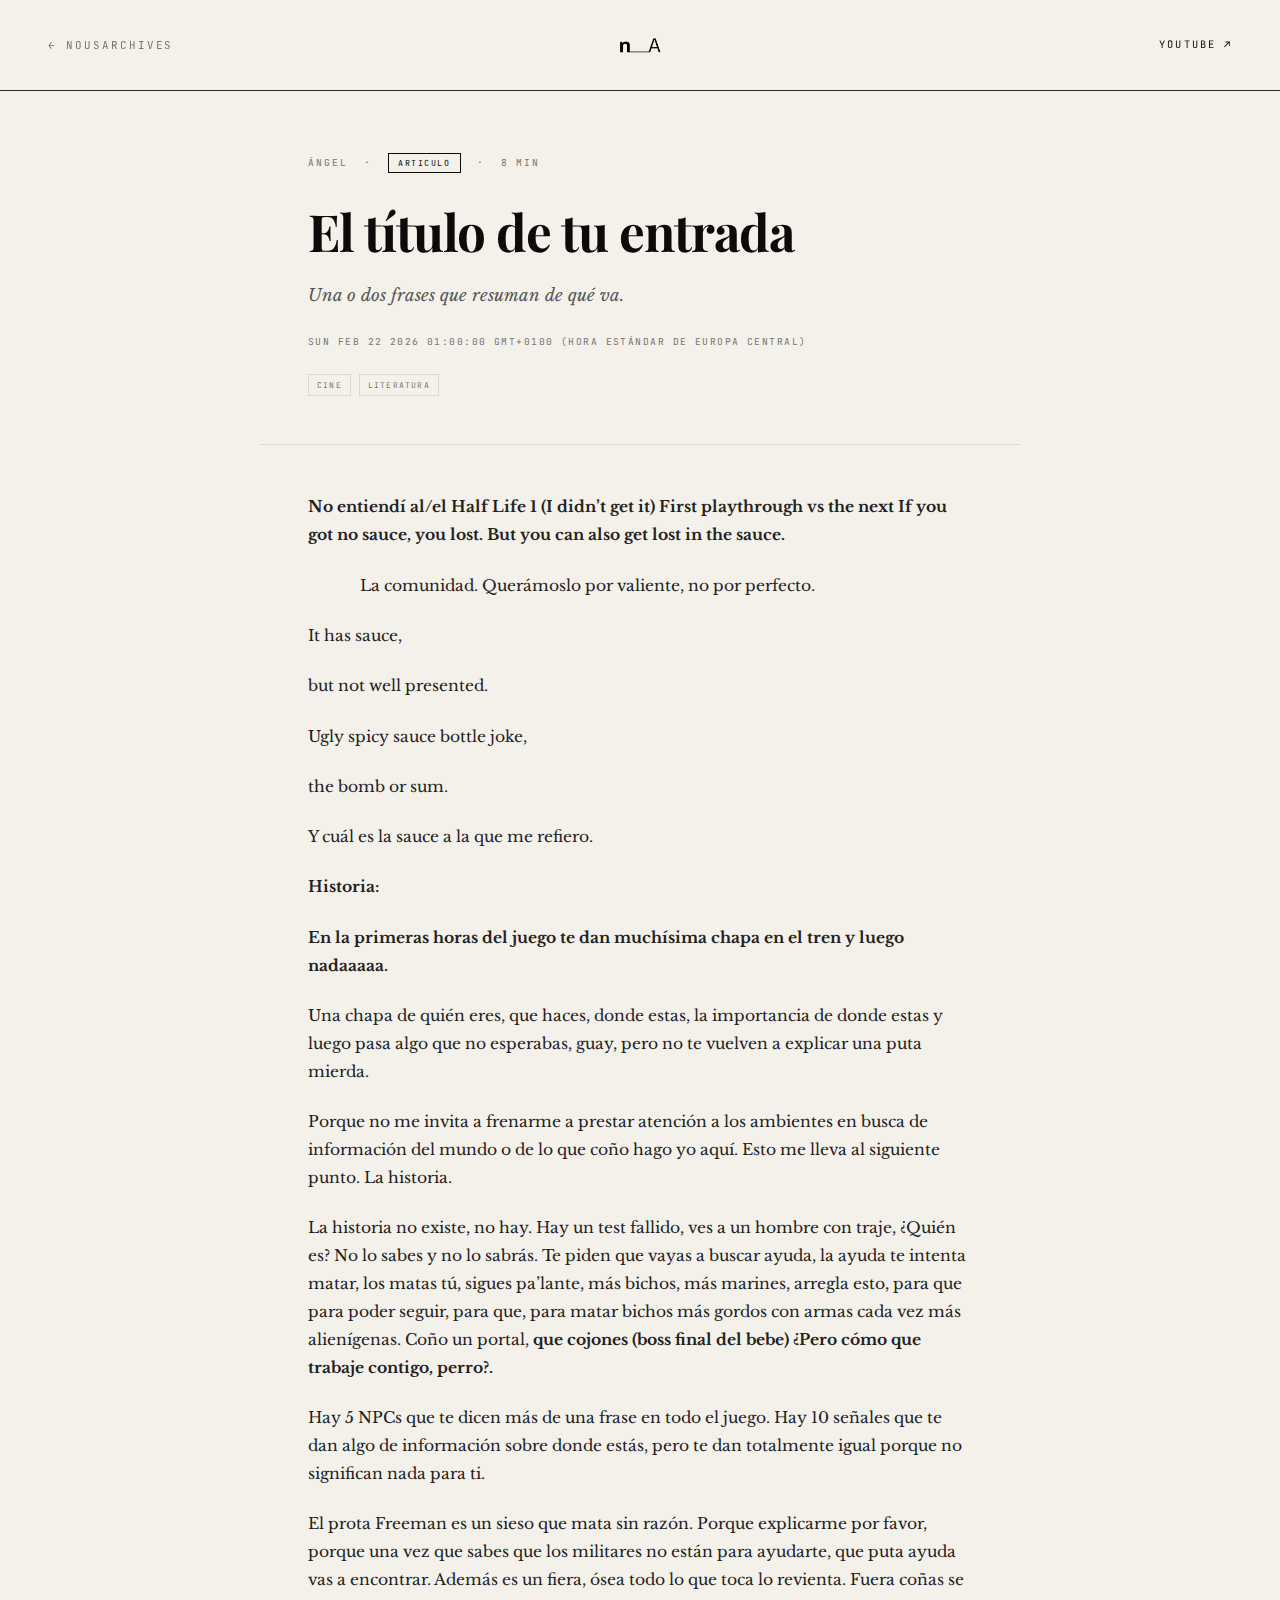
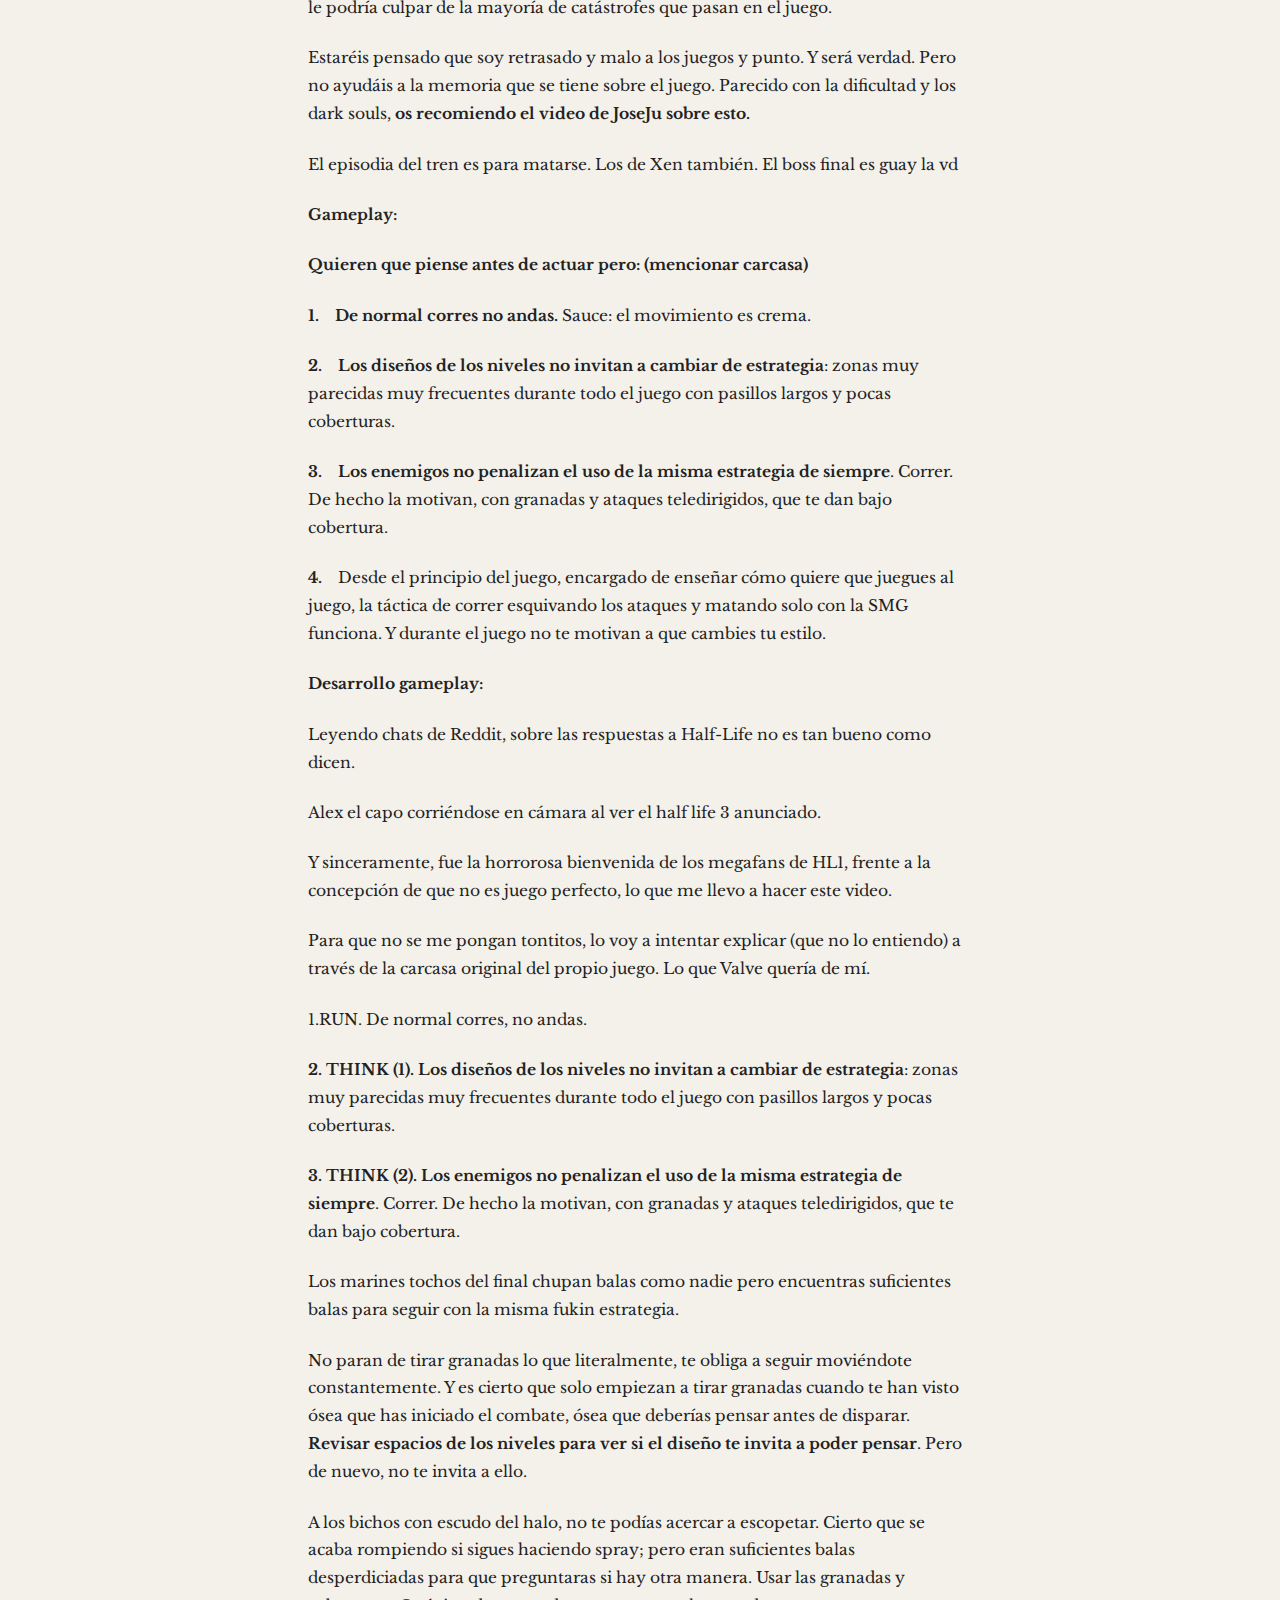
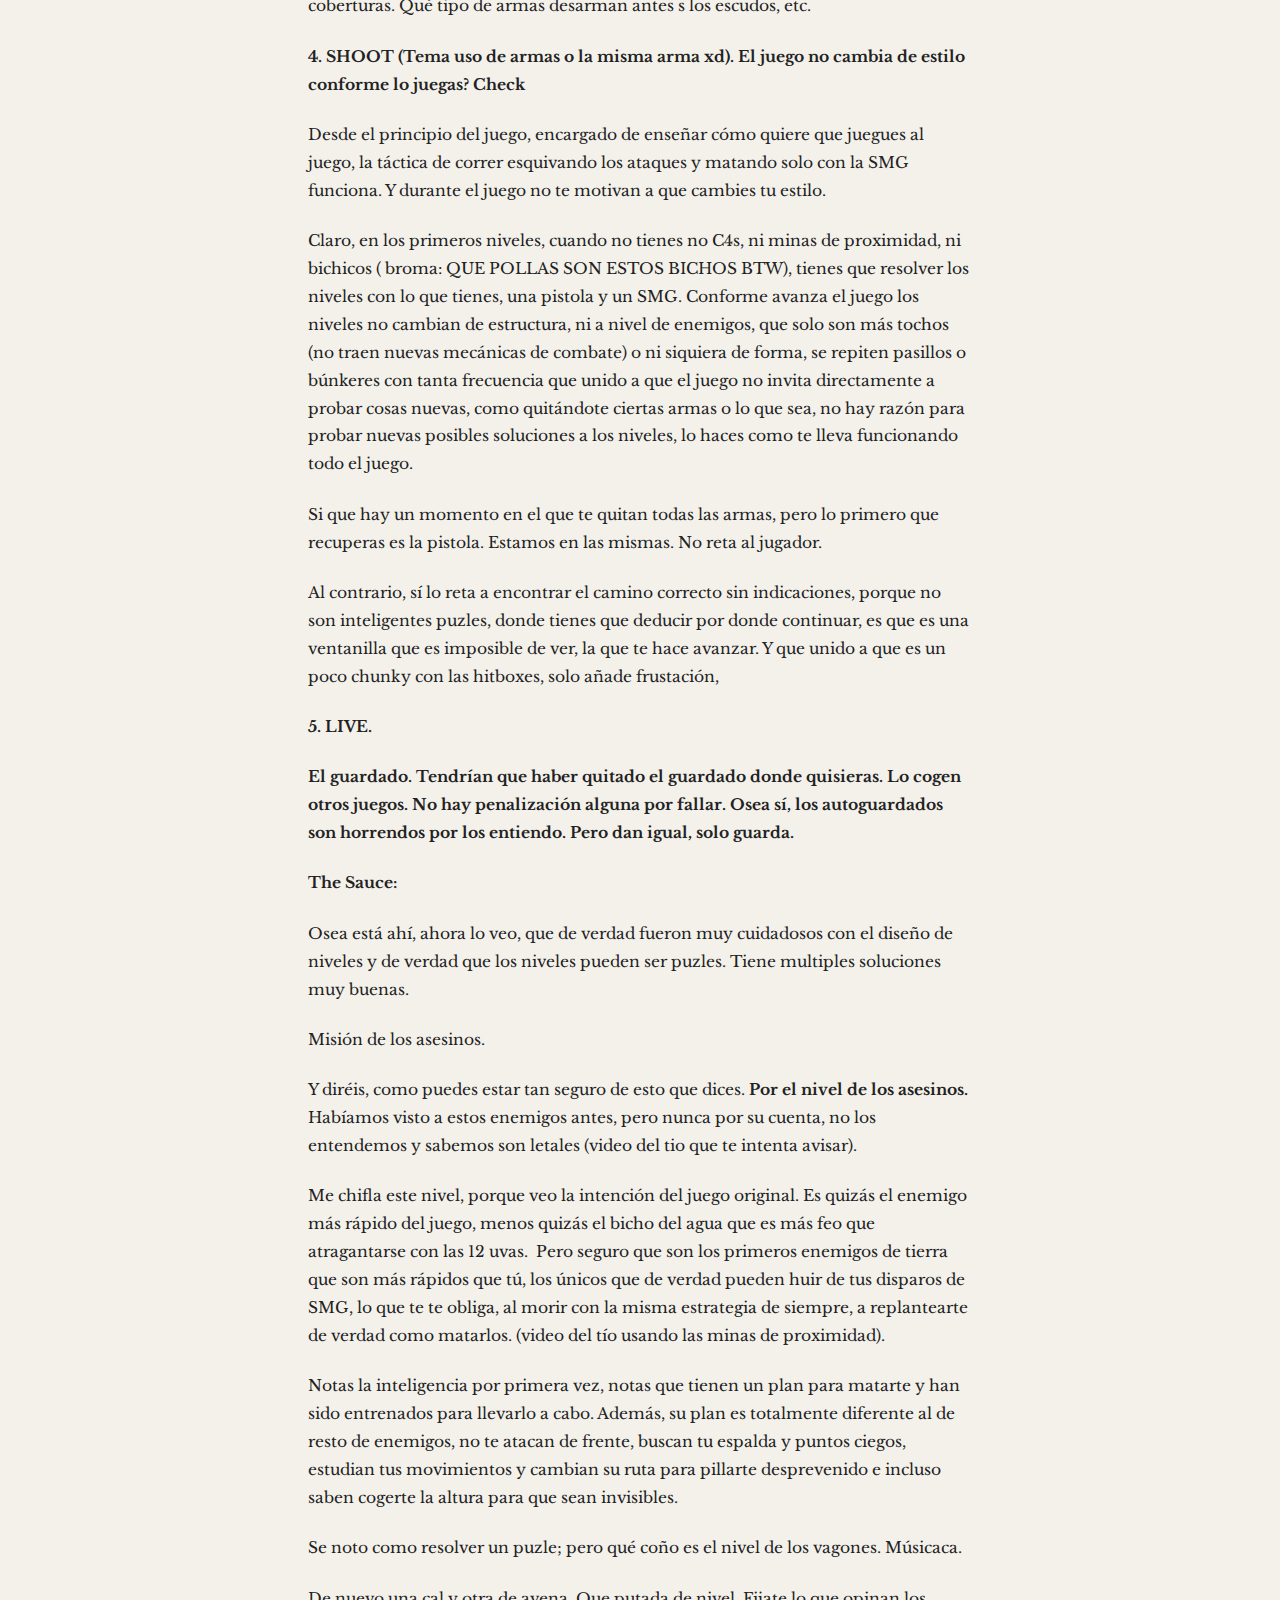
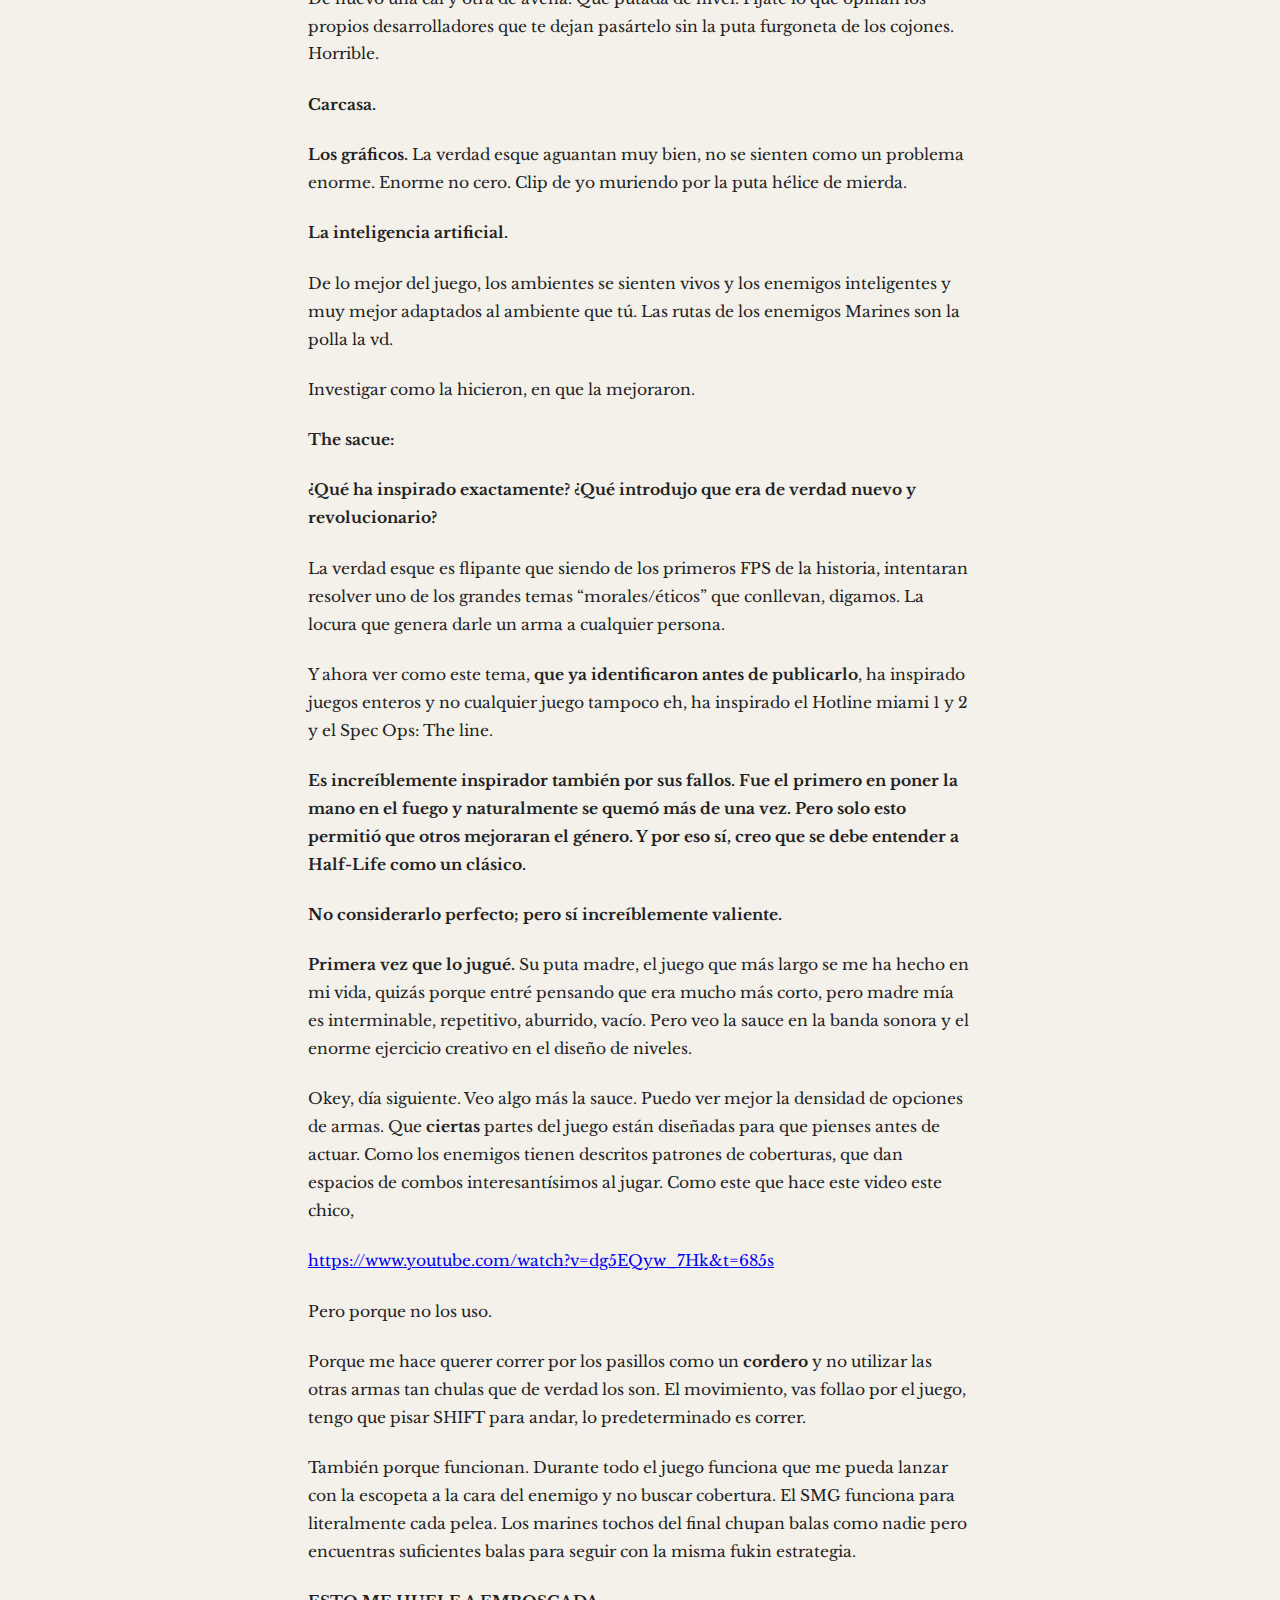
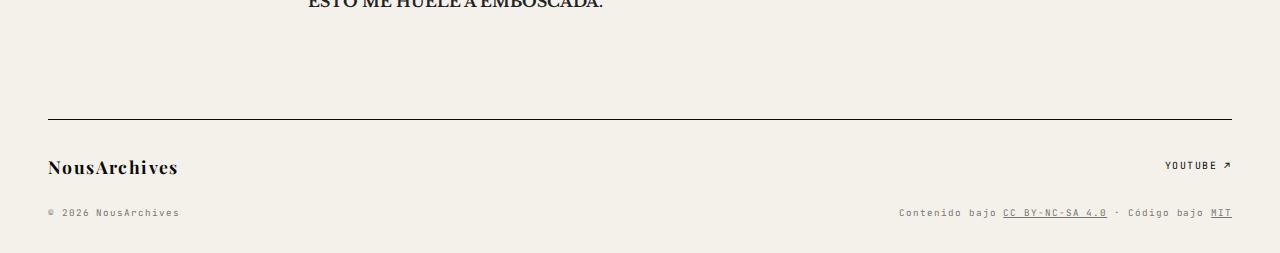
<file: angel/Half-Life-1.html>
<!DOCTYPE html>
<html lang="es">
<head>
    <meta charset="UTF-8">
    <meta name="viewport" content="width=device-width, initial-scale=1.0">
    <title>El título de tu entrada — NousArchives</title>
    <link rel="icon" type="image/jpeg" href="../logo_color.jpg">
    <link rel="stylesheet" href="../style.css">
    <link rel="preconnect" href="https://fonts.googleapis.com">
    <link href="https://fonts.googleapis.com/css2?family=Playfair+Display:ital,wght@0,400;0,700;0,900;1,400;1,700&family=Libre+Baskerville:ital,wght@0,400;0,700;1,400&family=JetBrains+Mono:wght@300;400;500&display=swap" rel="stylesheet">
</head>
<body class="article-page">
    <nav class="topnav">
        <a href="../" class="nav-left">← NousArchives</a>
        <a href="../" class="nav-center"><img src="../logo.png" alt="NousArchives" class="nav-logo"></a>
        <div class="nav-links">
            <a href="https://youtube.com/@NousArchives" target="_blank">YouTube ↗</a>
        </div>
    </nav>
    <article>
        <header class="article-header">
            <div class="article-meta-top">
                <span><a href="../angel/" style="color:inherit;text-decoration:none;">Ángel</a></span>
                <span>·</span>
                <span><span class="pub-type articulo">Articulo</span></span>
                <span>·</span>
                <span>8 min</span>
            </div>
            <h1 class="article-title">El título de tu entrada</h1>
            <p class="article-subtitle">Una o dos frases que resuman de qué va.</p>
            <div class="article-byline">
                <span>Sun Feb 22 2026 01:00:00 GMT+0100 (hora estándar de Europa central)</span>
            </div>
            <div class="article-tags"><span class="pub-tag">cine</span><span class="pub-tag">literatura</span></div>
        </header>
        <div class="article-body">
            <p><strong>No entiendí al/el Half Life 1 (I didn’t get it)</strong>
<strong>First playthrough vs the next</strong>
<strong>If you got no sauce, you lost. But you can also get lost in the sauce.</strong>  </p>
<p>             La comunidad. Querámoslo por valiente, no por perfecto.</p>
<p>It has sauce,</p>
<p>but not well presented.</p>
<p>Ugly spicy sauce bottle joke,</p>
<p>the bomb or sum.</p>
<p>Y cuál es la sauce a la que me refiero.</p>
<p><strong>Historia:</strong></p>
<p><strong>En la primeras horas del juego te dan muchísima chapa en el tren y luego nadaaaaa.</strong></p>
<p>Una chapa de quién eres, que haces, donde estas, la importancia de donde estas y luego pasa algo que no esperabas, guay, pero no te vuelven a explicar una puta mierda.</p>
<p>Porque no me invita a frenarme a prestar atención a los ambientes en busca de información del mundo o de lo que coño hago yo aquí. Esto me lleva al siguiente punto. La historia.</p>
<p>La historia no existe, no hay. Hay un test fallido, ves a un hombre con traje, ¿Quién es? No lo sabes y no lo sabrás. Te piden que vayas a buscar ayuda, la ayuda te intenta matar, los matas tú, sigues pa’lante, más bichos, más marines, arregla esto, para que para poder seguir, para que, para matar bichos más gordos con armas cada vez más alienígenas. Coño un portal, <strong>que cojones (boss final del bebe) ¿Pero cómo que trabaje contigo, perro?.</strong></p>
<p>Hay 5 NPCs que te dicen más de una frase en todo el juego. Hay 10 señales que te dan algo de información sobre donde estás, pero te dan totalmente igual porque no significan nada para ti.</p>
<p>El prota Freeman es un sieso que mata sin razón. Porque explicarme por favor, porque una vez que sabes que los militares no están para ayudarte, que puta ayuda vas a encontrar. Además es un fiera, ósea todo lo que toca lo revienta. Fuera coñas se le podría culpar de la mayoría de catástrofes que pasan en el juego.</p>
<p>Estaréis pensado que soy retrasado y malo a los juegos y punto. Y será verdad. Pero no ayudáis a la memoria que se tiene sobre el juego. Parecido con la dificultad y los dark souls, <strong>os recomiendo el video de JoseJu sobre esto.</strong></p>
<p>El episodia del tren es para matarse. Los de Xen también. 
El boss final es guay la vd</p>
<p><strong>Gameplay:</strong></p>
<p><strong>Quieren que piense antes de actuar pero: (mencionar carcasa)</strong></p>
<p><strong>1.</strong>    <strong>De normal corres no andas.</strong> Sauce: el movimiento es crema.</p>
<p><strong>2.</strong>    <strong>Los diseños de los niveles no invitan a cambiar de estrategia</strong>: zonas muy parecidas muy frecuentes durante todo el juego con pasillos largos y pocas coberturas.</p>
<p><strong>3.</strong>    <strong>Los enemigos no penalizan el uso de la misma estrategia de siempre</strong>. Correr. De hecho la motivan, con granadas y ataques teledirigidos, que te dan bajo cobertura.</p>
<p><strong>4.</strong>    Desde el principio del juego, encargado de enseñar cómo quiere que juegues al juego, la táctica de correr esquivando los ataques y matando solo con la SMG funciona. Y durante el juego no te motivan a que cambies tu estilo.</p>
<p><strong>Desarrollo gameplay:</strong></p>
<p>Leyendo chats de Reddit, sobre las respuestas a Half-Life no es tan bueno como dicen.</p>
<p>Alex el capo corriéndose en cámara al ver el half life 3 anunciado.</p>
<p>Y sinceramente, fue la horrorosa bienvenida de los megafans de HL1, frente a la concepción de que no es juego perfecto, lo que me llevo a hacer este video.</p>
<p>Para que no se me pongan tontitos, lo voy a intentar explicar (que no lo entiendo) a través de la carcasa original del propio juego. Lo que Valve quería de mí.</p>
<p>1.RUN. De normal corres, no andas.</p>
<p><strong>2. THINK (1). Los diseños de los niveles no invitan a cambiar de estrategia</strong>: zonas muy parecidas muy frecuentes durante todo el juego con pasillos largos y pocas coberturas.</p>
<p><strong>3. THINK (2). Los enemigos no penalizan el uso de la misma estrategia de siempre</strong>. Correr. De hecho la motivan, con granadas y ataques teledirigidos, que te dan bajo cobertura.</p>
<p>Los marines tochos del final chupan balas como nadie pero encuentras suficientes balas para seguir con la misma fukin estrategia.</p>
<p>No paran de tirar granadas lo que literalmente, te obliga a seguir moviéndote constantemente. Y es cierto que solo empiezan a tirar granadas cuando te han visto ósea que has iniciado el combate, ósea que deberías pensar antes de disparar. <strong>Revisar espacios de los niveles para ver si el diseño te invita a poder pensar</strong>. Pero de nuevo, no te invita a ello.</p>
<p>A los bichos con escudo del halo, no te podías acercar a escopetar. Cierto que se acaba rompiendo si sigues haciendo spray; pero eran suficientes balas desperdiciadas para que preguntaras si hay otra manera. Usar las granadas y coberturas. Qué tipo de armas desarman antes s los escudos, etc.</p>
<p><strong>4. SHOOT (Tema uso de armas o la misma arma xd). El juego no cambia de estilo conforme lo juegas? Check</strong></p>
<p>Desde el principio del juego, encargado de enseñar cómo quiere que juegues al juego, la táctica de correr esquivando los ataques y matando solo con la SMG funciona. Y durante el juego no te motivan a que cambies tu estilo.</p>
<p>Claro, en los primeros niveles, cuando no tienes no C4s, ni minas de proximidad, ni bichicos ( broma: QUE POLLAS SON ESTOS BICHOS BTW), tienes que resolver los niveles con lo que tienes, una pistola y un SMG. Conforme avanza el juego los niveles no cambian de estructura, ni a nivel de enemigos, que solo son más tochos (no traen nuevas mecánicas de combate) o ni siquiera de forma, se repiten pasillos o búnkeres con tanta frecuencia que unido a que el juego no invita directamente a probar cosas nuevas, como quitándote ciertas armas o lo que sea, no hay razón para probar nuevas posibles soluciones a los niveles, lo haces como te lleva funcionando todo el juego.</p>
<p>Si que hay un momento en el que te quitan todas las armas, pero lo primero que recuperas es la pistola. Estamos en las mismas. No reta al jugador.</p>
<p>Al contrario, sí lo reta a encontrar el camino correcto sin indicaciones, porque no son inteligentes puzles, donde tienes que deducir por donde continuar, es que es una ventanilla que es imposible de ver, la que te hace avanzar. Y que unido a que es un poco chunky con las hitboxes, solo añade frustación,</p>
<p><strong>5. LIVE.</strong></p>
<p><strong>El guardado. Tendrían que haber quitado el guardado donde quisieras. Lo cogen otros juegos. No hay penalización alguna por fallar. Osea sí, los autoguardados son horrendos por los entiendo. Pero dan igual, solo guarda.</strong></p>
<p><strong>The Sauce:</strong></p>
<p>Osea está ahí, ahora lo veo, que de verdad fueron muy cuidadosos con el diseño de niveles y de verdad que los niveles pueden ser puzles. Tiene multiples soluciones muy buenas.</p>
<p>Misión de los asesinos.</p>
<p>Y diréis, como puedes estar tan seguro de esto que dices. <strong>Por el nivel de los asesinos.</strong> Habíamos visto a estos enemigos antes, pero nunca por su cuenta, no los entendemos y sabemos son letales (video del tio que te intenta avisar).</p>
<p>Me chifla este nivel, porque veo la intención del juego original. Es quizás el enemigo más rápido del juego, menos quizás el bicho del agua que es más feo que atragantarse con las 12 uvas.  Pero seguro que son los primeros enemigos de tierra que son más rápidos que tú, los únicos que de verdad pueden huir de tus disparos de SMG, lo que te te obliga, al morir con la misma estrategia de siempre, a replantearte de verdad como matarlos. (video del tío usando las minas de proximidad).</p>
<p>Notas la inteligencia por primera vez, notas que tienen un plan para matarte y han sido entrenados para llevarlo a cabo. Además, su plan es totalmente diferente al de resto de enemigos, no te atacan de frente, buscan tu espalda y puntos ciegos, estudian tus movimientos y cambian su ruta para pillarte desprevenido e incluso saben cogerte la altura para que sean invisibles.</p>
<p>Se noto como resolver un puzle; pero qué coño es el nivel de los vagones. Músicaca.</p>
<p>De nuevo una cal y otra de avena. Que putada de nivel. Fijate lo que opinan los propios desarrolladores que te dejan pasártelo sin la puta furgoneta de los cojones. Horrible.</p>
<p><strong>Carcasa.</strong></p>
<p><strong>Los gráficos.</strong> La verdad esque aguantan muy bien, no se sienten como un problema enorme. Enorme no cero. Clip de yo muriendo por la puta hélice de mierda.</p>
<p><strong>La inteligencia artificial.</strong></p>
<p>De lo mejor del juego, los ambientes se sienten vivos y los enemigos inteligentes y muy mejor adaptados al ambiente que tú. Las rutas de los enemigos Marines son la polla la vd.</p>
<p>Investigar como la hicieron, en que la mejoraron.</p>
<p><strong>The sacue:</strong></p>
<p><strong>¿Qué ha inspirado exactamente? ¿Qué introdujo que era de verdad nuevo y revolucionario?</strong></p>
<p>La verdad esque es flipante que siendo de los primeros FPS de la historia, intentaran resolver uno de los grandes temas “morales/éticos” que conllevan, digamos. La locura que genera darle un arma a cualquier persona.</p>
<p>Y ahora ver como este tema, <strong>que ya identificaron antes de publicarlo</strong>, ha inspirado juegos enteros y no cualquier juego tampoco eh, ha inspirado el Hotline miami 1 y 2 y el Spec Ops: The line.</p>
<p><strong>Es increíblemente inspirador también por sus fallos. Fue el primero en poner la mano en el fuego y naturalmente se quemó más de una vez. Pero solo esto permitió que otros mejoraran el género. Y por eso sí, creo que se debe entender a Half-Life como un clásico.</strong></p>
<p><strong>No considerarlo perfecto; pero sí increíblemente valiente.</strong></p>
<p><strong>Primera vez que lo jugué.</strong> Su puta madre, el juego que más largo se me ha hecho en mi vida, quizás porque entré pensando que era mucho más corto, pero madre mía es interminable, repetitivo, aburrido, vacío. Pero veo la sauce en la banda sonora y el enorme ejercicio creativo en el diseño de niveles.</p>
<p>Okey, día siguiente. Veo algo más la sauce. Puedo ver mejor la densidad de opciones de armas. Que <strong>ciertas</strong> partes del juego están diseñadas para que pienses antes de actuar. Como los enemigos tienen descritos patrones de coberturas, que dan espacios de combos interesantísimos al jugar. Como este que hace este video este chico,</p>
<p><a href="https://www.youtube.com/watch?v=dg5EQyw_7Hk&t=685s">https://www.youtube.com/watch?v=dg5EQyw_7Hk&amp;t=685s</a></p>
<p>Pero porque no los uso.</p>
<p>Porque me hace querer correr por los pasillos como un <strong>cordero</strong> y no utilizar las otras armas tan chulas que de verdad los son. El movimiento, vas follao por el juego, tengo que pisar SHIFT para andar, lo predeterminado es correr.</p>
<p>También porque funcionan. Durante todo el juego funciona que me pueda lanzar con la escopeta a la cara del enemigo y no buscar cobertura. El SMG funciona para literalmente cada pelea. Los marines tochos del final chupan balas como nadie pero encuentras suficientes balas para seguir con la misma fukin estrategia.</p>
<p><strong>ESTO ME HUELE A EMBOSCADA.</strong></p>

        </div>
    </article>
    <footer class="footer">
        <div class="footer-top">
            <a href="../" class="footer-logo">NousArchives</a>
            <nav class="footer-nav">
                <a href="https://youtube.com/@NousArchives" target="_blank">YouTube ↗</a>
            </nav>
        </div>
        <div class="footer-bottom">
            <span>© 2026 NousArchives</span>
            <span>Contenido bajo <a href="https://creativecommons.org/licenses/by-nc-sa/4.0/" target="_blank">CC BY-NC-SA 4.0</a> · Código bajo <a href="../LICENSE">MIT</a></span>
        </div>
    </footer>
</body>
</html>
</file>
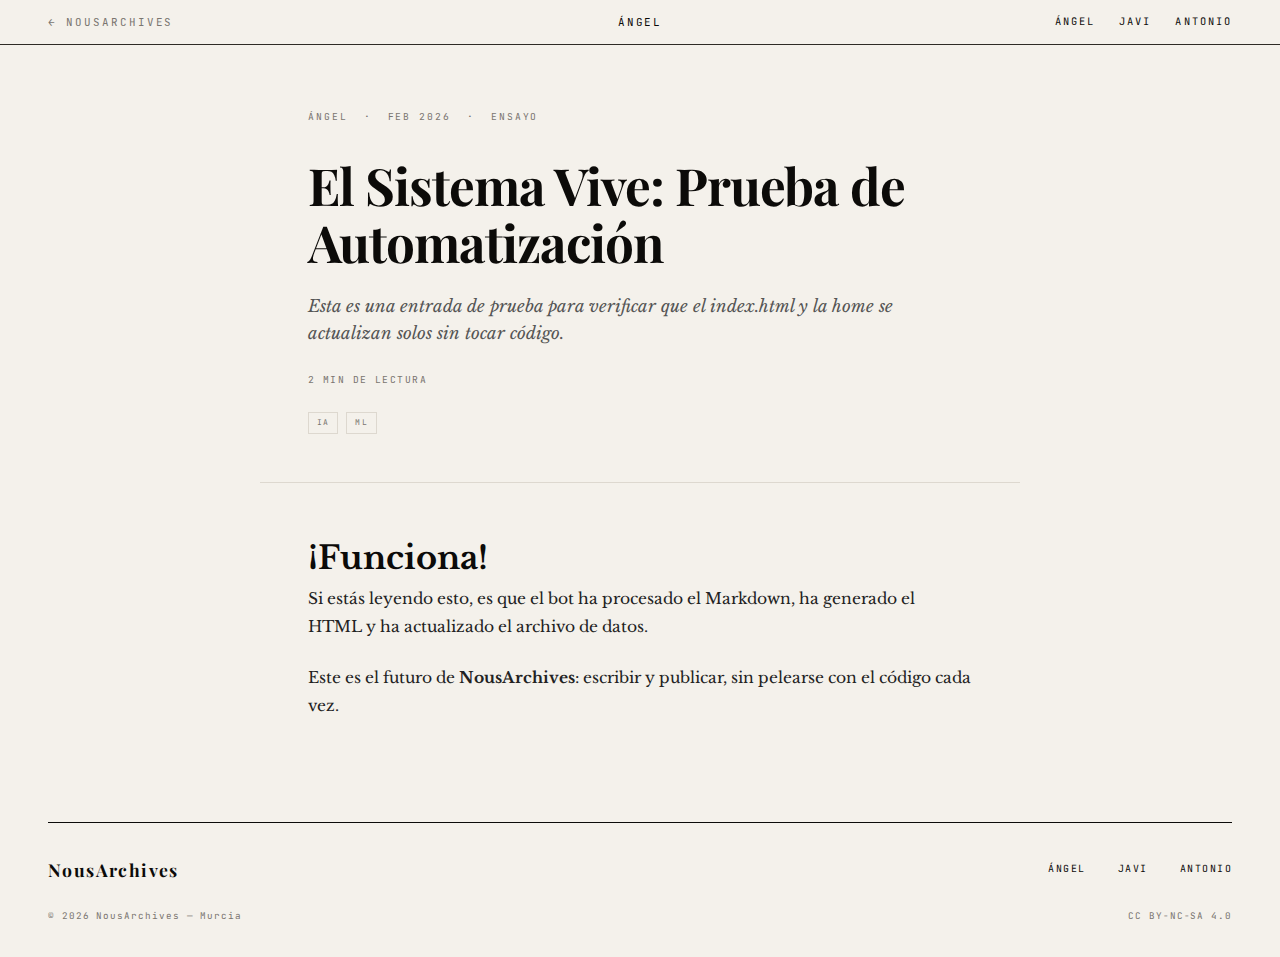
<file: angel/prueba-sistema.html>
<!DOCTYPE html>
<html lang="es">
<head>
    <meta charset="UTF-8">
    <meta name="viewport" content="width=device-width, initial-scale=1.0">
    <title>El Sistema Vive: Prueba de Automatización — NousArchives</title>
    <link rel="stylesheet" href="../style.css">
    <link rel="preconnect" href="https://fonts.googleapis.com">
    <link href="https://fonts.googleapis.com/css2?family=Playfair+Display:ital,wght@0,400;0,700;0,900;1,400;1,700&family=Libre+Baskerville:ital,wght@0,400;0,700;1,400&family=JetBrains+Mono:wght@300;400;500&display=swap" rel="stylesheet">
</head>
<body>

    <nav class="topnav">
        <a href="../" class="nav-left">← NousArchives</a>
        <span class="nav-center">Ángel</span>
        <div class="nav-links">
            <a href="../angel/">Ángel</a>
            <a href="../javi/">Javi</a>
            <a href="../antonio/">Antonio</a>
        </div>
    </nav>

    <header class="article-header">
        <div class="article-meta-top">
            <span>Ángel</span>
            <span class="dot">·</span>
            <span>feb 2026</span>
            <span class="dot">·</span>
            <span>Ensayo</span>
        </div>

        <h1 class="article-title">El Sistema Vive: Prueba de Automatización</h1>
        <p class="article-subtitle">Esta es una entrada de prueba para verificar que el index.html y la home se actualizan solos sin tocar código.</p>

        <div class="article-byline">
            <span>2 min de lectura</span>
        </div>

        <div class="article-tags">
            <span class="pub-tag">ia</span>
            <span class="pub-tag">ml</span>
        </div>
    </header>

    <div class="article-body">
<h1>¡Funciona!</h1>
<p>Si estás leyendo esto, es que el bot ha procesado el Markdown, ha generado el HTML y ha actualizado el archivo de datos. </p>
<p>Este es el futuro de <strong>NousArchives</strong>: escribir y publicar, sin pelearse con el código cada vez.</p>

    </div>

    <footer class="footer">
        <div class="footer-top">
            <a href="../" class="footer-logo">NousArchives</a>
            <nav class="footer-nav">
                <a href="../angel/">Ángel</a>
                <a href="../javi/">Javi</a>
                <a href="../antonio/">Antonio</a>
            </nav>
        </div>
        <div class="footer-bottom">
            <span>© 2026 NousArchives — Murcia</span>
            <span>CC BY-NC-SA 4.0</span>
        </div>
    </footer>

</body>
</html>
</file>
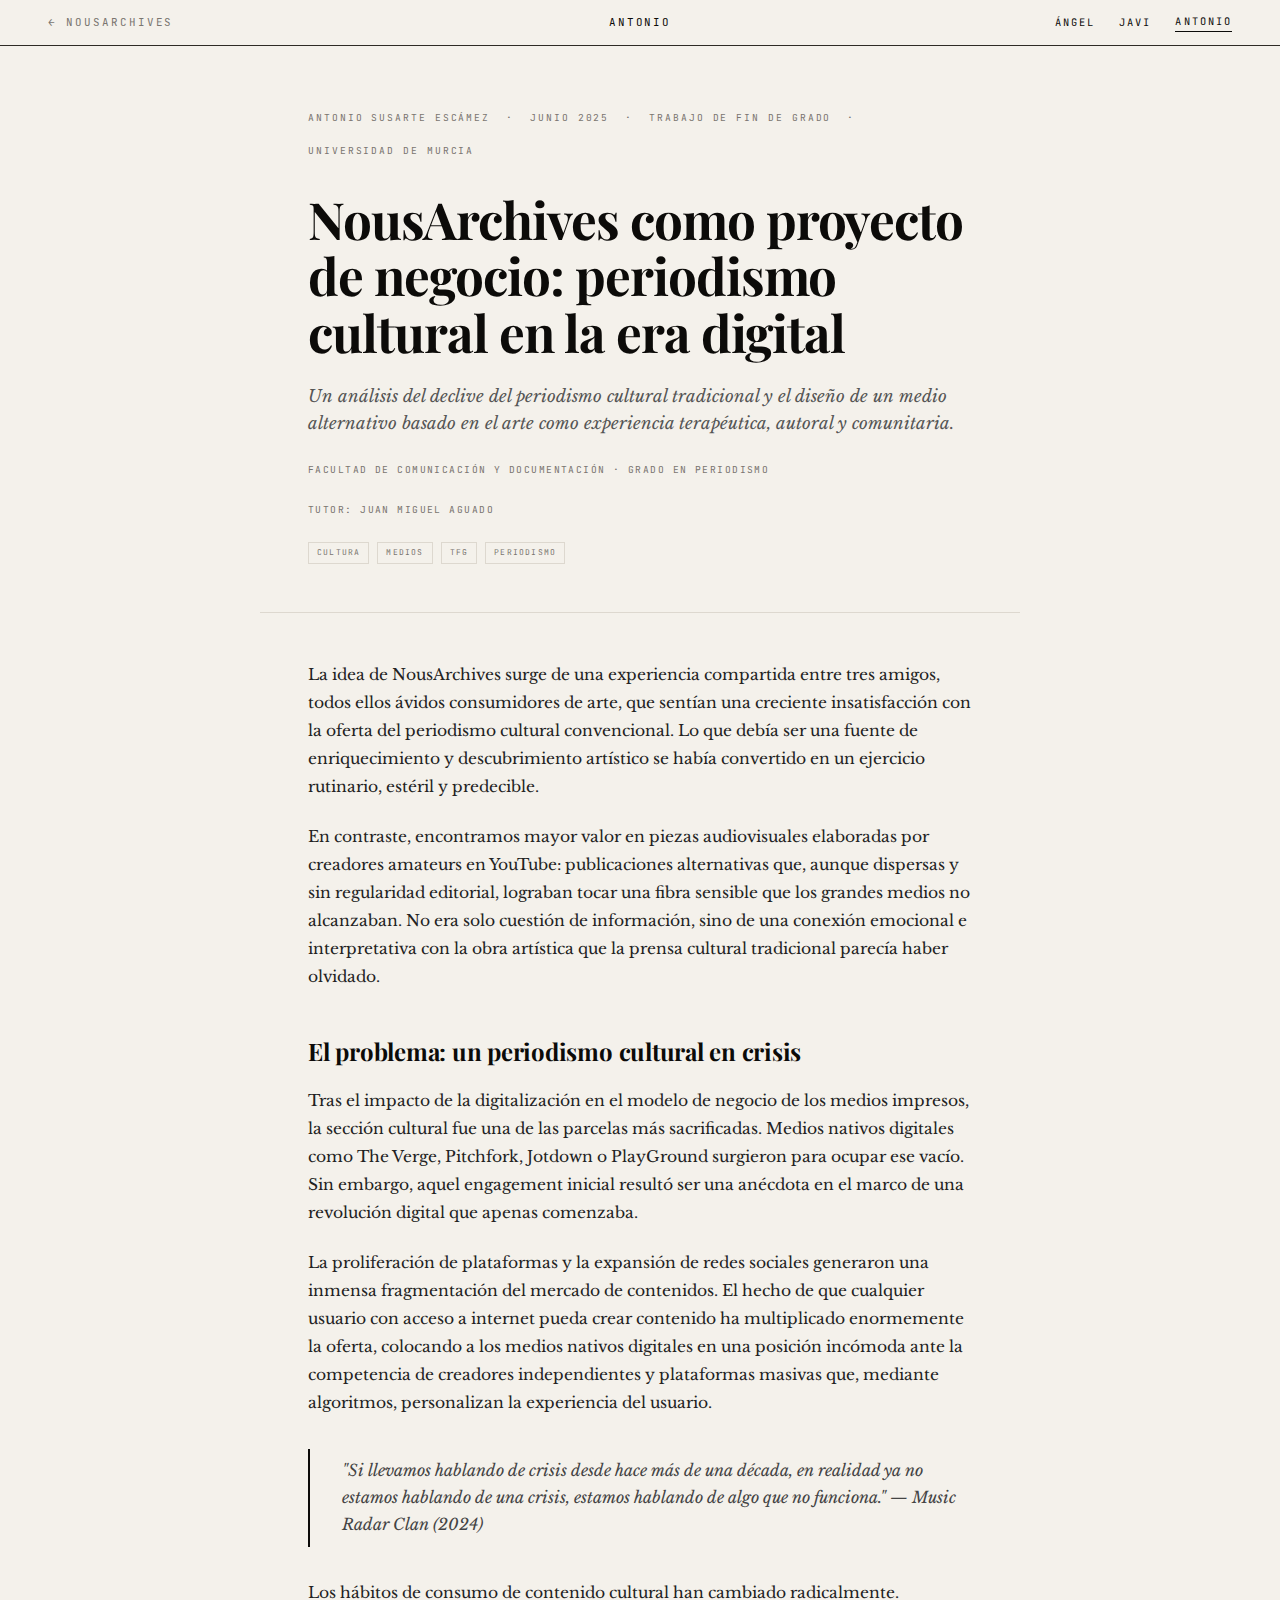
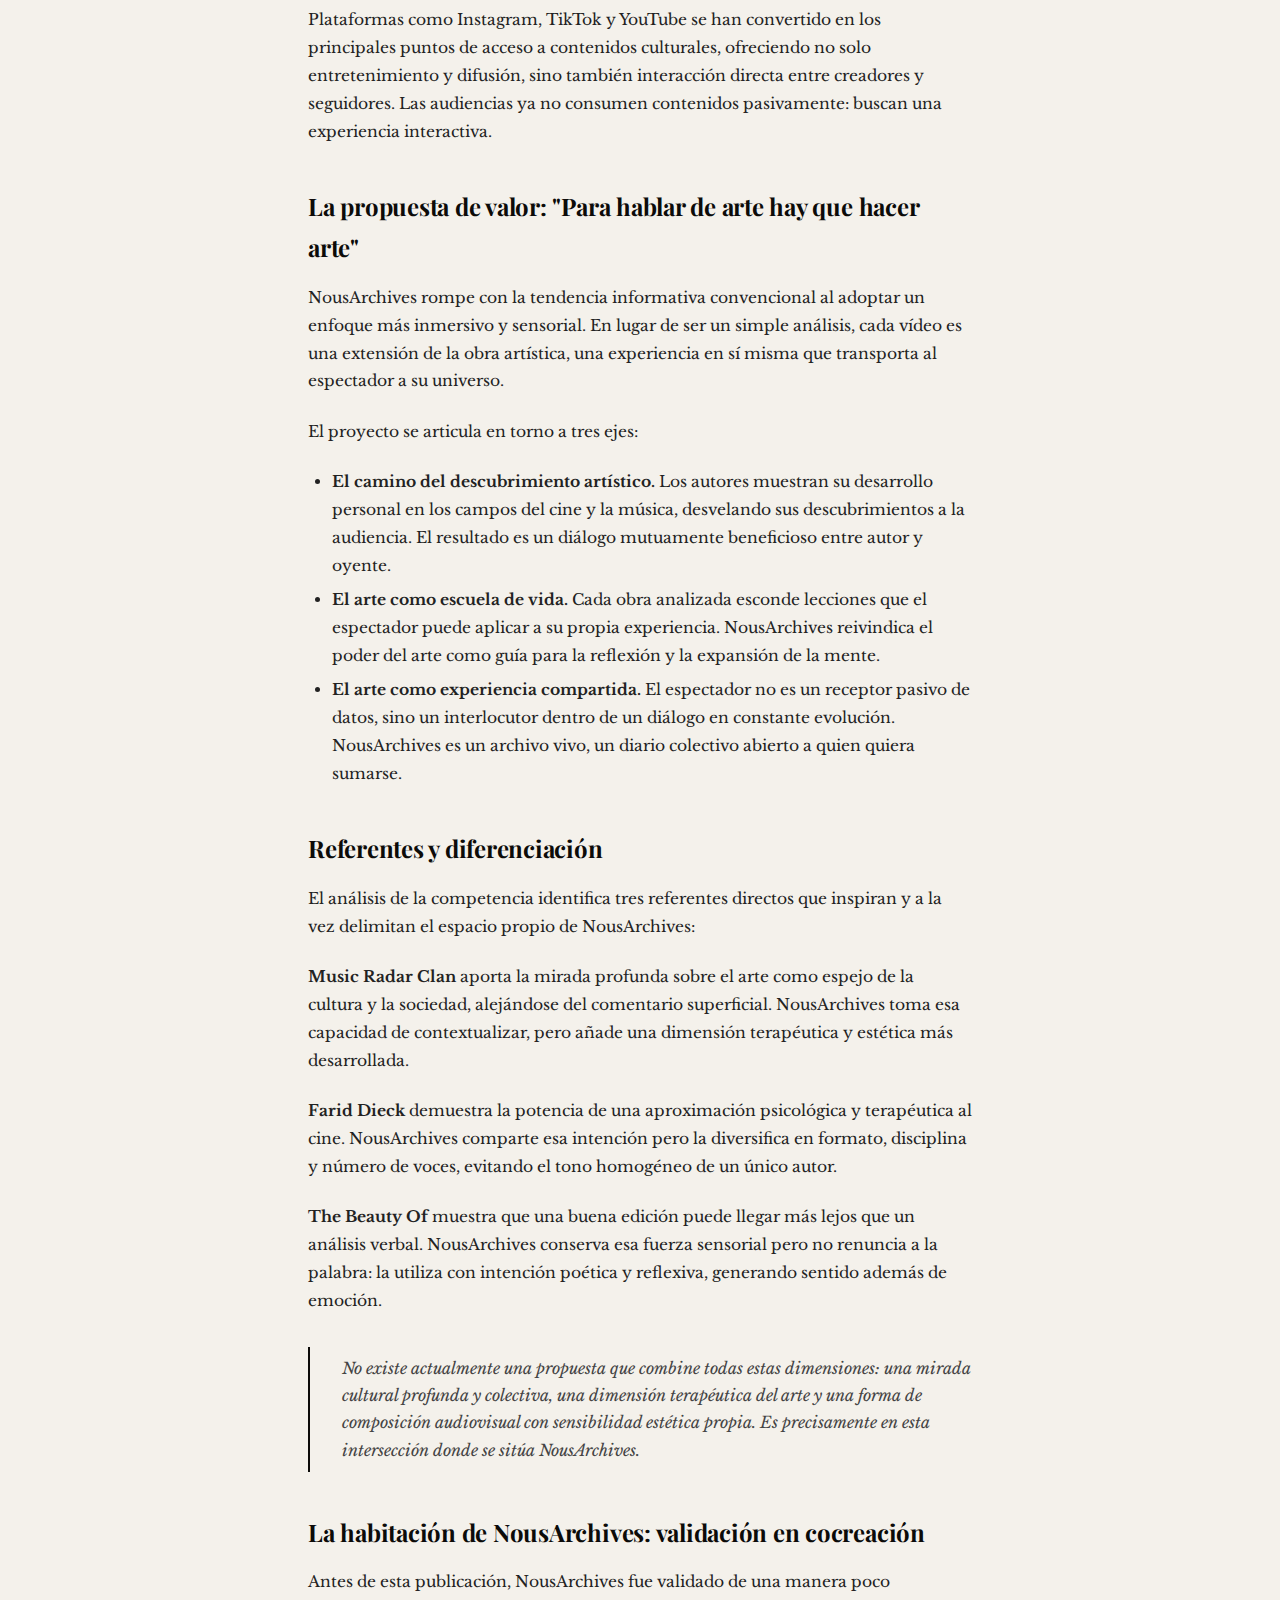
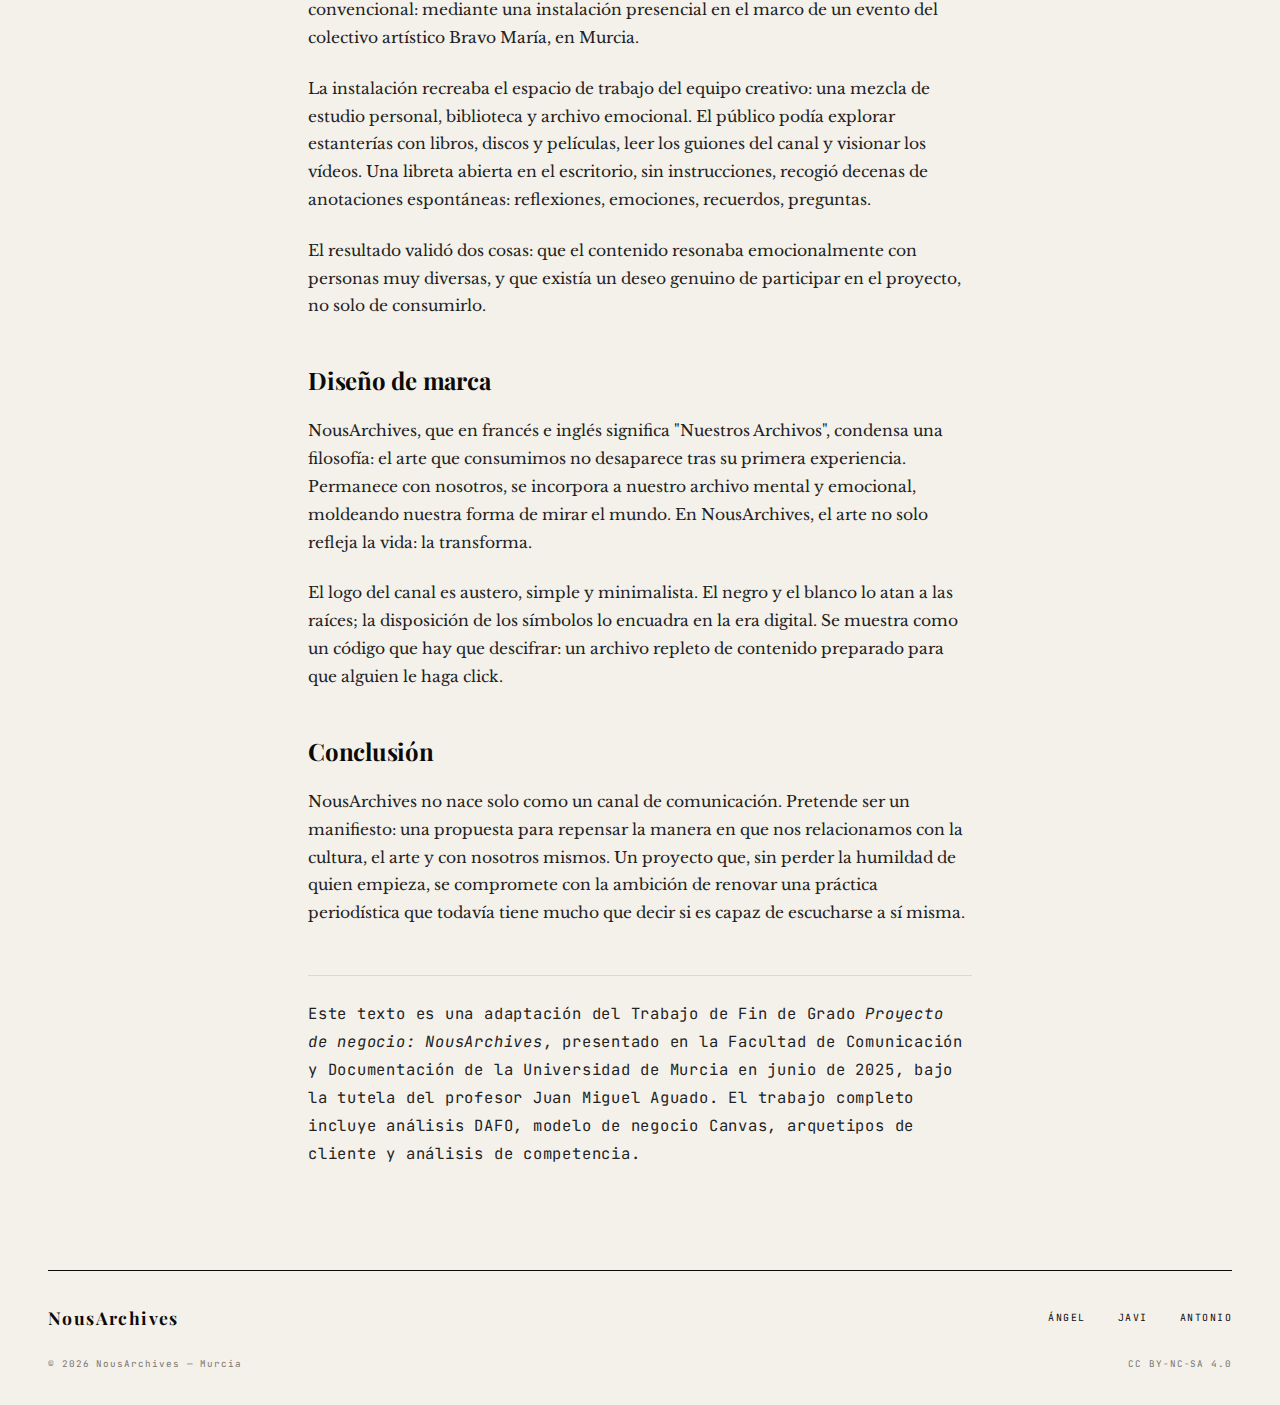
<file: antonio/tfg-nousarchives.html>
<!DOCTYPE html>
<html lang="es">
<head>
    <meta charset="UTF-8">
    <meta name="viewport" content="width=device-width, initial-scale=1.0">
    <title>NousArchives como proyecto de negocio — Antonio · NousArchives</title>
    <link rel="stylesheet" href="../style.css">
    <link rel="preconnect" href="https://fonts.googleapis.com">
    <link href="https://fonts.googleapis.com/css2?family=Playfair+Display:ital,wght@0,400;0,700;0,900;1,400;1,700&family=Libre+Baskerville:ital,wght@0,400;0,700;1,400&family=JetBrains+Mono:wght@300;400;500&display=swap" rel="stylesheet">
</head>
<body>

    <nav class="topnav">
        <a href="../" class="nav-left">← NousArchives</a>
        <span class="nav-center">Antonio</span>
        <div class="nav-links">
            <a href="../angel/">Ángel</a>
            <a href="../javi/">Javi</a>
            <a href="./" class="active">Antonio</a>
        </div>
    </nav>

    <header class="article-header">
        <div class="article-meta-top">
            <span>Antonio Susarte Escámez</span>
            <span class="dot">·</span>
            <span>Junio 2025</span>
            <span class="dot">·</span>
            <span>Trabajo de Fin de Grado</span>
            <span class="dot">·</span>
            <span>Universidad de Murcia</span>
        </div>

        <h1 class="article-title">NousArchives como proyecto de negocio: periodismo cultural en la era digital</h1>

        <p class="article-subtitle">Un análisis del declive del periodismo cultural tradicional y el diseño de un medio alternativo basado en el arte como experiencia terapéutica, autoral y comunitaria.</p>

        <div class="article-byline">
            <span>Facultad de Comunicación y Documentación · Grado en Periodismo</span>
            <span>Tutor: Juan Miguel Aguado</span>
        </div>

        <div class="article-tags">
            <span class="pub-tag">Cultura</span>
            <span class="pub-tag">Medios</span>
            <span class="pub-tag">TFG</span>
            <span class="pub-tag">Periodismo</span>
        </div>
    </header>

    <div class="article-body">

        <p>La idea de NousArchives surge de una experiencia compartida entre tres amigos, todos ellos ávidos consumidores de arte, que sentían una creciente insatisfacción con la oferta del periodismo cultural convencional. Lo que debía ser una fuente de enriquecimiento y descubrimiento artístico se había convertido en un ejercicio rutinario, estéril y predecible.</p>

        <p>En contraste, encontramos mayor valor en piezas audiovisuales elaboradas por creadores amateurs en YouTube: publicaciones alternativas que, aunque dispersas y sin regularidad editorial, lograban tocar una fibra sensible que los grandes medios no alcanzaban. No era solo cuestión de información, sino de una conexión emocional e interpretativa con la obra artística que la prensa cultural tradicional parecía haber olvidado.</p>

        <h2>El problema: un periodismo cultural en crisis</h2>

        <p>Tras el impacto de la digitalización en el modelo de negocio de los medios impresos, la sección cultural fue una de las parcelas más sacrificadas. Medios nativos digitales como The Verge, Pitchfork, Jotdown o PlayGround surgieron para ocupar ese vacío. Sin embargo, aquel engagement inicial resultó ser una anécdota en el marco de una revolución digital que apenas comenzaba.</p>

        <p>La proliferación de plataformas y la expansión de redes sociales generaron una inmensa fragmentación del mercado de contenidos. El hecho de que cualquier usuario con acceso a internet pueda crear contenido ha multiplicado enormemente la oferta, colocando a los medios nativos digitales en una posición incómoda ante la competencia de creadores independientes y plataformas masivas que, mediante algoritmos, personalizan la experiencia del usuario.</p>

        <blockquote>
            "Si llevamos hablando de crisis desde hace más de una década, en realidad ya no estamos hablando de una crisis, estamos hablando de algo que no funciona." — Music Radar Clan (2024)
        </blockquote>

        <p>Los hábitos de consumo de contenido cultural han cambiado radicalmente. Plataformas como Instagram, TikTok y YouTube se han convertido en los principales puntos de acceso a contenidos culturales, ofreciendo no solo entretenimiento y difusión, sino también interacción directa entre creadores y seguidores. Las audiencias ya no consumen contenidos pasivamente: buscan una experiencia interactiva.</p>

        <h2>La propuesta de valor: "Para hablar de arte hay que hacer arte"</h2>

        <p>NousArchives rompe con la tendencia informativa convencional al adoptar un enfoque más inmersivo y sensorial. En lugar de ser un simple análisis, cada vídeo es una extensión de la obra artística, una experiencia en sí misma que transporta al espectador a su universo.</p>

        <p>El proyecto se articula en torno a tres ejes:</p>

        <ul>
            <li><strong>El camino del descubrimiento artístico.</strong> Los autores muestran su desarrollo personal en los campos del cine y la música, desvelando sus descubrimientos a la audiencia. El resultado es un diálogo mutuamente beneficioso entre autor y oyente.</li>
            <li><strong>El arte como escuela de vida.</strong> Cada obra analizada esconde lecciones que el espectador puede aplicar a su propia experiencia. NousArchives reivindica el poder del arte como guía para la reflexión y la expansión de la mente.</li>
            <li><strong>El arte como experiencia compartida.</strong> El espectador no es un receptor pasivo de datos, sino un interlocutor dentro de un diálogo en constante evolución. NousArchives es un archivo vivo, un diario colectivo abierto a quien quiera sumarse.</li>
        </ul>

        <h2>Referentes y diferenciación</h2>

        <p>El análisis de la competencia identifica tres referentes directos que inspiran y a la vez delimitan el espacio propio de NousArchives:</p>

        <p><strong>Music Radar Clan</strong> aporta la mirada profunda sobre el arte como espejo de la cultura y la sociedad, alejándose del comentario superficial. NousArchives toma esa capacidad de contextualizar, pero añade una dimensión terapéutica y estética más desarrollada.</p>

        <p><strong>Farid Dieck</strong> demuestra la potencia de una aproximación psicológica y terapéutica al cine. NousArchives comparte esa intención pero la diversifica en formato, disciplina y número de voces, evitando el tono homogéneo de un único autor.</p>

        <p><strong>The Beauty Of</strong> muestra que una buena edición puede llegar más lejos que un análisis verbal. NousArchives conserva esa fuerza sensorial pero no renuncia a la palabra: la utiliza con intención poética y reflexiva, generando sentido además de emoción.</p>

        <blockquote>
            No existe actualmente una propuesta que combine todas estas dimensiones: una mirada cultural profunda y colectiva, una dimensión terapéutica del arte y una forma de composición audiovisual con sensibilidad estética propia. Es precisamente en esta intersección donde se sitúa NousArchives.
        </blockquote>

        <h2>La habitación de NousArchives: validación en cocreación</h2>

        <p>Antes de esta publicación, NousArchives fue validado de una manera poco convencional: mediante una instalación presencial en el marco de un evento del colectivo artístico Bravo María, en Murcia.</p>

        <p>La instalación recreaba el espacio de trabajo del equipo creativo: una mezcla de estudio personal, biblioteca y archivo emocional. El público podía explorar estanterías con libros, discos y películas, leer los guiones del canal y visionar los vídeos. Una libreta abierta en el escritorio, sin instrucciones, recogió decenas de anotaciones espontáneas: reflexiones, emociones, recuerdos, preguntas.</p>

        <p>El resultado validó dos cosas: que el contenido resonaba emocionalmente con personas muy diversas, y que existía un deseo genuino de participar en el proyecto, no solo de consumirlo.</p>

        <h2>Diseño de marca</h2>

        <p>NousArchives, que en francés e inglés significa "Nuestros Archivos", condensa una filosofía: el arte que consumimos no desaparece tras su primera experiencia. Permanece con nosotros, se incorpora a nuestro archivo mental y emocional, moldeando nuestra forma de mirar el mundo. En NousArchives, el arte no solo refleja la vida: la transforma.</p>

        <p>El logo del canal es austero, simple y minimalista. El negro y el blanco lo atan a las raíces; la disposición de los símbolos lo encuadra en la era digital. Se muestra como un código que hay que descifrar: un archivo repleto de contenido preparado para que alguien le haga click.</p>

        <h2>Conclusión</h2>

        <p>NousArchives no nace solo como un canal de comunicación. Pretende ser un manifiesto: una propuesta para repensar la manera en que nos relacionamos con la cultura, el arte y con nosotros mismos. Un proyecto que, sin perder la humildad de quien empieza, se compromete con la ambición de renovar una práctica periodística que todavía tiene mucho que decir si es capaz de escucharse a sí misma.</p>

        <p class="article-nota">
            Este texto es una adaptación del Trabajo de Fin de Grado <em>Proyecto de negocio: NousArchives</em>, presentado en la Facultad de Comunicación y Documentación de la Universidad de Murcia en junio de 2025, bajo la tutela del profesor Juan Miguel Aguado. El trabajo completo incluye análisis DAFO, modelo de negocio Canvas, arquetipos de cliente y análisis de competencia.
        </p>

    </div>

    <footer class="footer">
        <div class="footer-top">
            <a href="../" class="footer-logo">NousArchives</a>
            <nav class="footer-nav">
                <a href="../angel/">Ángel</a>
                <a href="../javi/">Javi</a>
                <a href="./">Antonio</a>
            </nav>
        </div>
        <div class="footer-bottom">
            <span>© 2026 NousArchives — Murcia</span>
            <span>CC BY-NC-SA 4.0</span>
        </div>
    </footer>

</body>
</html>
</file>
<file: style.css>
/* ========================================
   NousArchives — V4
   ======================================== */

@import url('https://fonts.googleapis.com/css2?family=Playfair+Display:ital,wght@0,400;0,700;0,900;1,400;1,700&family=Libre+Baskerville:ital,wght@0,400;0,700;1,400&family=JetBrains+Mono:wght@300;400;500&display=swap');

*, *::before, *::after { margin: 0; padding: 0; box-sizing: border-box; }

/* ── TOKENS ── */
:root {
    --black: #0c0b09;
    --white: #f4f1eb;
    --cream: #ede9e0;
    --grey: #7a7570;
    --grey-light: #c8c3bb;
    --rule: #2e2b26;
    --rule-light: #ddd8cf;
    --font-display: 'Playfair Display', Georgia, serif;
    --font-body: 'Libre Baskerville', Georgia, serif;
    --font-mono: 'JetBrains Mono', monospace;
    --accent: #0c0b09;
}

/* ── DARK MODE ── */
[data-theme="dark"] {
    --black: #f0ece3;
    --white: #141210;
    --cream: #1e1b17;
    --grey: #8a857f;
    --grey-light: #4a4540;
    --rule: #3a3530;
    --rule-light: #2a2520;
    --accent: #f0ece3;
}

[data-theme="dark"] .nav-logo { mix-blend-mode: screen; filter: invert(1); }
[data-theme="dark"] .manifiesto { background: #1e1b17; color: #f0ece3; }
[data-theme="dark"] .manifiesto-label { border-bottom-color: #2a2520; color: #c8c3bb; }
[data-theme="dark"] .manifiesto-lines { border-top-color: #2a2520; }
[data-theme="dark"] .manifiesto-point { color: #888; }
[data-theme="dark"] .author-column-bio { color: #888; }
[data-theme="dark"] .pub-tldr { color: #888; }
[data-theme="dark"] .article-body p,
[data-theme="dark"] .article-body li { color: #ccc; }
[data-theme="dark"] .article-subtitle { color: #888; }
[data-theme="dark"] .toc { background: #1e1b17; border-color: #2a2520; }
[data-theme="dark"] .related-item { background: #1e1b17; }
[data-theme="dark"] .related-item:hover { background: #252118; }

html { scroll-behavior: smooth; }

body {
    background-color: var(--white);
    color: var(--black);
    font-family: var(--font-body);
    line-height: 1.7;
    -webkit-font-smoothing: antialiased;
    transition: background-color 0.3s, color 0.3s;
}

/* ── BARRA DE PROGRESO ── */
.progress-bar {
    position: fixed;
    top: 0;
    left: 0;
    width: 0%;
    height: 2px;
    background: var(--black);
    z-index: 200;
    transition: width 0.1s linear;
}

/* ── NAV ── */
.topnav {
    display: grid;
    grid-template-columns: 1fr auto 1fr;
    align-items: center;
    padding: 0.8rem 3rem;
    border-bottom: 1px solid var(--rule);
    font-family: var(--font-mono);
    font-size: 0.68rem;
    letter-spacing: 0.18em;
    text-transform: uppercase;
    position: sticky;
    top: 0;
    background: var(--white);
    z-index: 100;
    transition: background-color 0.3s;
}
.nav-left { color: var(--grey); text-decoration: none; transition: opacity 0.2s; }
.nav-left:hover { opacity: 0.5; }
.nav-center { display: flex; justify-content: center; text-decoration: none; }
.nav-logo { height: 64px; width: auto; display: block; mix-blend-mode: multiply; }
.nav-links { display: flex; gap: 1.5rem; align-items: center; justify-content: flex-end; }
.nav-links a { color: var(--black); text-decoration: none; font-size: 0.65rem; letter-spacing: 0.2em; text-transform: uppercase; transition: opacity 0.2s; }
.nav-links a:hover { opacity: 0.4; }
.nav-links a.active { border-bottom: 1px solid var(--black); padding-bottom: 1px; }

/* ── DARK TOGGLE ── */
.dark-toggle {
    background: none;
    border: 1px solid var(--rule-light);
    color: var(--grey);
    font-size: 0.85rem;
    width: 28px;
    height: 28px;
    display: flex;
    align-items: center;
    justify-content: center;
    cursor: pointer;
    transition: all 0.2s;
    padding: 0;
    line-height: 1;
}
.dark-toggle:hover { border-color: var(--black); color: var(--black); }

/* ── VOLVER ARRIBA ── */
.back-to-top {
    position: fixed;
    bottom: 2rem;
    right: 2rem;
    width: 40px;
    height: 40px;
    background: var(--black);
    color: var(--white);
    border: none;
    font-family: var(--font-mono);
    font-size: 1rem;
    cursor: pointer;
    opacity: 0;
    transform: translateY(8px);
    transition: opacity 0.25s, transform 0.25s;
    z-index: 90;
    display: flex;
    align-items: center;
    justify-content: center;
}
.back-to-top.visible { opacity: 1; transform: translateY(0); }
.back-to-top:hover { opacity: 0.75; }

/* ── HERO ── */
.hero { text-align: center; padding: 4.5rem 2rem 0; max-width: 820px; margin: 0 auto; }
.hero-rule { display: none; }
.hero-title { font-family: var(--font-display); font-weight: 900; font-size: clamp(4.5rem, 13vw, 10rem); line-height: 0.88; letter-spacing: -0.03em; margin: 0.8rem 0; }
.title-line { display: block; }
.title-italic { font-style: italic; font-weight: 400; }
.hero-meta { font-family: var(--font-mono); font-size: 0.62rem; letter-spacing: 0.22em; text-transform: uppercase; color: var(--grey); display: flex; justify-content: center; gap: 0.8rem; margin-top: 0.5rem; padding-bottom: 4rem; }

/* ── MANIFIESTO ── */
.manifiesto { background: var(--black); color: var(--white); padding: 5rem 3rem; transition: background-color 0.3s; }
.manifiesto-inner { max-width: 680px; margin: 0 auto; display: flex; flex-direction: column; align-items: center; text-align: center; gap: 2rem; }
.manifiesto-label { font-family: var(--font-mono); font-size: 0.6rem; letter-spacing: 0.35em; text-transform: uppercase; color: var(--grey-light); border-bottom: 1px solid #333; padding-bottom: 1.5rem; width: 100%; text-align: center; }
.manifiesto-text { font-family: var(--font-display); font-size: 1.55rem; font-weight: 400; line-height: 1.55; font-style: italic; }
.manifiesto-text strong { font-style: normal; font-weight: 700; }
.manifiesto-lines { border-top: 1px solid #333; padding-top: 2rem; width: 100%; display: grid; grid-template-columns: 1fr 1fr 1fr; gap: 1.5rem; }
.manifiesto-point { font-family: var(--font-body); font-size: 0.8rem; color: #aaa; line-height: 1.6; text-align: center; }
.manifiesto-point::before { content: '→ '; font-family: var(--font-mono); color: var(--grey-light); }

/* ── CONTENT ── */
.content { max-width: 1100px; margin: 0 auto; padding: 0 3rem; }

/* ── SECTION HEADER ── */
.section-header { display: flex; align-items: center; gap: 1.5rem; margin: 4rem 0 2.5rem; }
.section-label { font-family: var(--font-mono); font-size: 0.62rem; letter-spacing: 0.25em; text-transform: uppercase; color: var(--grey); white-space: nowrap; }
.section-rule { flex: 1; height: 1px; background: var(--rule-light); }

/* ── TAGS / FILTRO ── */
.tags-filter { display: flex; flex-wrap: wrap; gap: 0.5rem; margin-bottom: 2.5rem; }
.tag-btn { font-family: var(--font-mono); font-size: 0.58rem; letter-spacing: 0.18em; text-transform: uppercase; border: 1px solid var(--rule-light); padding: 0.35rem 0.9rem; background: none; color: var(--grey); cursor: pointer; transition: all 0.2s; -webkit-appearance: none; }
.tag-btn:hover { border-color: var(--black); color: var(--black); }
.tag-btn.active { background: var(--black); color: var(--white); border-color: var(--black); }

/* ── PUBLICACIONES — FEATURED ── */
.pub-item-featured {
    display: grid;
    grid-template-columns: 1fr auto;
    gap: 1.5rem 3rem;
    align-items: start;
    padding: 2.5rem 1rem;
    border-bottom: 1px solid var(--rule-light);
    border-top: 1px solid var(--rule-light);
    text-decoration: none;
    color: inherit;
    transition: background 0.2s;
    margin: 0 -1rem;
    background: var(--cream);
}
.pub-item-featured:hover { background: var(--rule-light); }
.pub-item-featured .pub-title { font-size: 1.65rem; }
.pub-item-featured .pub-tldr { font-size: 0.9rem; }
.pub-featured-label { font-family: var(--font-mono); font-size: 0.52rem; letter-spacing: 0.25em; text-transform: uppercase; color: var(--grey); margin-bottom: 1rem; }

/* ── PUBLICACIONES ── */
.publications { margin-bottom: 4rem; }
.pub-list { display: flex; flex-direction: column; }
.pub-item { display: grid; grid-template-columns: 5rem 1fr auto; gap: 0 2rem; align-items: start; padding: 1.8rem 1rem; border-bottom: 1px solid var(--rule-light); text-decoration: none; color: inherit; transition: background 0.2s; margin: 0 -1rem; }
.pub-item:first-child { border-top: 1px solid var(--rule-light); }
.pub-item:hover { background: var(--cream); }
.pub-item:hover .pub-title { text-decoration: underline; text-underline-offset: 3px; }
.pub-item.hidden { display: none; }
.pub-left { display: flex; flex-direction: column; gap: 0.4rem; padding-top: 0.2rem; }
.pub-author { font-family: var(--font-mono); font-size: 0.62rem; letter-spacing: 0.15em; text-transform: uppercase; font-weight: 500; }
.pub-date { font-family: var(--font-mono); font-size: 0.55rem; letter-spacing: 0.1em; color: var(--grey); }
.pub-center { display: flex; flex-direction: column; gap: 0.5rem; }
.pub-title { font-family: var(--font-display); font-size: 1.25rem; font-weight: 700; line-height: 1.25; letter-spacing: -0.01em; }
.pub-tldr { font-size: 0.83rem; color: #555; line-height: 1.55; }
.pub-tags { display: flex; flex-wrap: wrap; gap: 0.4rem; margin-top: 0.2rem; }
.pub-tag { font-family: var(--font-mono); font-size: 0.5rem; letter-spacing: 0.15em; text-transform: uppercase; border: 1px solid var(--rule-light); padding: 0.2rem 0.5rem; color: var(--grey); }
.pub-right { display: flex; flex-direction: column; align-items: flex-end; gap: 0.5rem; padding-top: 0.2rem; min-width: 90px; }
.pub-type { font-family: var(--font-mono); font-size: 0.52rem; letter-spacing: 0.18em; text-transform: uppercase; border: 1px solid var(--rule-light); padding: 0.25rem 0.6rem; color: var(--grey); white-space: nowrap; }
.pub-type.articulo   { border-color: var(--black); color: var(--black); }
.pub-type.comentario { border-color: var(--grey); }
.pub-type.respuesta  { background: var(--black); color: var(--white); border-color: var(--black); }
.pub-type.ensayo     { border-color: #555; color: #555; }
.pub-readtime { font-family: var(--font-mono); font-size: 0.52rem; color: var(--grey); letter-spacing: 0.1em; }

/* ── EMPTY STATE ── */
.pub-empty { text-align: center; padding: 5rem 0 3rem; border-top: 1px solid var(--rule-light); }
.pub-empty-glyph { font-family: var(--font-display); font-size: 3.5rem; font-style: italic; color: var(--grey-light); display: block; margin-bottom: 1rem; }
.pub-empty p { font-style: italic; color: var(--grey); font-size: 0.9rem; }

/* ── AUTORES — 3 columnas ── */
.authors-grid { display: grid; grid-template-columns: repeat(3, 1fr); border: 1px solid var(--rule); margin-bottom: 4rem; }
.author-column { padding: 2.5rem 2rem 3rem; border-right: 1px solid var(--rule); display: flex; flex-direction: column; text-decoration: none; color: inherit; transition: background 0.25s; overflow: hidden; }
.author-column:last-child { border-right: none; }
.author-column:hover { background: var(--cream); }
.author-column:hover .author-arrow { opacity: 1; transform: translateX(0); }
.author-column-number { font-family: var(--font-mono); font-size: 0.58rem; letter-spacing: 0.2em; color: var(--grey); margin-bottom: 2rem; }
.author-column-initial { font-family: var(--font-display); font-size: 5rem; font-weight: 900; line-height: 1; margin-bottom: 1.5rem; letter-spacing: -0.02em; }
.author-column-name { font-family: var(--font-display); font-size: 1.5rem; font-weight: 700; margin-bottom: 0.8rem; letter-spacing: -0.01em; }
.author-column-bio { font-size: 0.82rem; color: #555; line-height: 1.65; flex: 1; }
.author-column-meta { margin-top: 2rem; display: flex; align-items: center; justify-content: space-between; }
.author-column-count { font-family: var(--font-mono); font-size: 0.58rem; letter-spacing: 0.15em; text-transform: uppercase; color: var(--grey); }
.author-arrow { font-family: var(--font-mono); font-size: 0.75rem; opacity: 0; transform: translateX(-6px); transition: all 0.25s; }

/* ── ARTICLE PAGE ── */
.article-header { max-width: 760px; margin: 0 auto; padding: 4rem 3rem 3rem; border-bottom: 1px solid var(--rule-light); }
.article-meta-top { font-family: var(--font-mono); font-size: 0.6rem; letter-spacing: 0.2em; text-transform: uppercase; color: var(--grey); display: flex; gap: 1rem; align-items: center; flex-wrap: wrap; margin-bottom: 2rem; }
.article-title { font-family: var(--font-display); font-size: clamp(2rem, 5vw, 3.2rem); font-weight: 700; line-height: 1.1; letter-spacing: -0.02em; margin-bottom: 1.5rem; }
.article-subtitle { font-family: var(--font-body); font-style: italic; font-size: 1.05rem; color: #555; line-height: 1.6; margin-bottom: 1.5rem; }
.article-byline { font-family: var(--font-mono); font-size: 0.6rem; letter-spacing: 0.15em; text-transform: uppercase; color: var(--grey); display: flex; gap: 1.5rem; flex-wrap: wrap; }
.article-tags { display: flex; gap: 0.5rem; flex-wrap: wrap; margin-top: 1.5rem; }

/* ── TABLA DE CONTENIDOS ── */
.toc {
    max-width: 760px;
    margin: 0 auto;
    padding: 1.5rem 3rem;
    background: var(--cream);
    border-top: 1px solid var(--rule-light);
    border-bottom: 1px solid var(--rule-light);
    transition: background-color 0.3s;
}
.toc-label { font-family: var(--font-mono); font-size: 0.58rem; letter-spacing: 0.25em; text-transform: uppercase; color: var(--grey); margin-bottom: 1rem; }
.toc-list { list-style: none; display: flex; flex-direction: column; gap: 0.5rem; }
.toc-list li a { font-family: var(--font-body); font-size: 0.85rem; color: var(--grey); text-decoration: none; transition: color 0.15s; }
.toc-list li a:hover { color: var(--black); }

/* ── ARTICLE BODY ── */
.article-body { max-width: 760px; margin: 0 auto; padding: 3rem 3rem 5rem; }
.article-body h2 { font-family: var(--font-display); font-size: 1.5rem; font-weight: 700; margin: 2.5rem 0 1rem; letter-spacing: -0.01em; }
.article-body h3 { font-family: var(--font-display); font-size: 1.15rem; font-weight: 700; margin: 2rem 0 0.8rem; font-style: italic; }
.article-body p { margin-bottom: 1.4rem; font-size: 0.97rem; line-height: 1.8; color: #222; }
.article-body blockquote { border-left: 2px solid var(--black); padding: 0.5rem 0 0.5rem 2rem; margin: 2rem 0; font-style: italic; color: #444; }
.article-body ul { margin: 0 0 1.4rem 1.5rem; }
.article-body li { font-size: 0.97rem; line-height: 1.8; color: #222; margin-bottom: 0.4rem; }
.article-nota { font-family: var(--font-mono); font-size: 0.68rem; color: var(--grey); border-top: 1px solid var(--rule-light); padding-top: 1.5rem; margin-top: 3rem; letter-spacing: 0.05em; line-height: 1.7; }

/* ── ARTÍCULOS RELACIONADOS ── */
.related-posts { max-width: 760px; margin: 0 auto; padding: 0 3rem 4rem; }
.related-grid { display: grid; grid-template-columns: repeat(3, 1fr); gap: 1.5rem; }
.related-item { display: flex; flex-direction: column; gap: 0.6rem; padding: 1.5rem; background: var(--cream); text-decoration: none; color: inherit; transition: background 0.2s; }
.related-item:hover { background: var(--rule-light); }
.related-meta { display: flex; justify-content: space-between; align-items: center; }
.related-title { font-family: var(--font-display); font-size: 1rem; font-weight: 700; line-height: 1.3; }
.related-item .pub-tldr { font-size: 0.75rem; color: var(--grey); line-height: 1.5; }

/* ── AUTHOR PAGE ── */
.author-hero { padding: 5rem 3rem 4rem; max-width: 1100px; margin: 0 auto; display: grid; grid-template-columns: 1fr 1.8fr; gap: 5rem; align-items: end; border-bottom: 1px solid var(--rule-light); }
.author-hero-initial { font-family: var(--font-display); font-size: clamp(8rem, 18vw, 14rem); font-weight: 900; line-height: 0.85; letter-spacing: -0.04em; }
.author-hero-right { padding-bottom: 0.5rem; }
.author-hero-name { font-family: var(--font-display); font-size: clamp(2.5rem, 5vw, 4rem); font-weight: 700; letter-spacing: -0.02em; line-height: 1; margin-bottom: 1.2rem; }
.author-hero-bio { font-size: 1rem; color: #444; line-height: 1.7; max-width: 480px; margin-bottom: 1.5rem; }
.author-hero-meta { font-family: var(--font-mono); font-size: 0.6rem; letter-spacing: 0.2em; text-transform: uppercase; color: var(--grey); }
.author-posts-section { max-width: 1100px; margin: 0 auto; padding: 0 3rem 5rem; }

/* ── FOOTER ── */
.footer { border-top: 1px solid var(--black); margin: 0 3rem; padding: 2rem 0; }
.footer-top { display: flex; justify-content: space-between; align-items: center; margin-bottom: 1.5rem; }
.footer-logo { font-family: var(--font-display); font-size: 1.1rem; font-weight: 700; letter-spacing: 0.08em; text-decoration: none; color: inherit; }
.footer-nav { display: flex; gap: 2rem; }
.footer-nav a { font-family: var(--font-mono); font-size: 0.62rem; letter-spacing: 0.15em; text-transform: uppercase; color: var(--black); text-decoration: none; transition: opacity 0.2s; }
.footer-nav a:hover { opacity: 0.4; }
.footer-bottom { display: flex; justify-content: space-between; font-family: var(--font-mono); font-size: 0.58rem; letter-spacing: 0.1em; color: var(--grey); }
.footer-bottom a { color: var(--grey); }

/* ── RESPONSIVE ── */
@media (max-width: 900px) {
    .manifiesto-lines { grid-template-columns: 1fr; }
    .authors-grid { grid-template-columns: 1fr; }
    .author-column { border-right: none; border-bottom: 1px solid var(--rule); }
    .author-column:last-child { border-bottom: none; }
    .related-grid { grid-template-columns: 1fr; }
}
@media (max-width: 768px) {
    .topnav { padding: 0.8rem 1.5rem; }
    .nav-logo { height: 48px; }
    .nav-links { gap: 1rem; }
    .content { padding: 0 1.5rem; }
    .manifiesto { padding: 3.5rem 1.5rem; }
    .pub-item { grid-template-columns: 1fr; gap: 0.8rem; }
    .pub-item-featured { grid-template-columns: 1fr; }
    .pub-right { flex-direction: row; align-items: center; }
    .pub-left { flex-direction: row; gap: 1rem; align-items: center; }
    .footer { margin: 0 1.5rem; }
    .footer-bottom { flex-direction: column; gap: 0.5rem; }
    .author-hero { grid-template-columns: 1fr; gap: 1.5rem; padding: 3rem 1.5rem 3rem; }
    .author-posts-section { padding: 0 1.5rem 3rem; }
    .article-header { padding: 3rem 1.5rem 2rem; }
    .article-body { padding: 2rem 1.5rem 3rem; }
    .toc { padding: 1.5rem; }
    .related-posts { padding: 0 1.5rem 3rem; }
    .back-to-top { bottom: 1rem; right: 1rem; }
}
</file>
